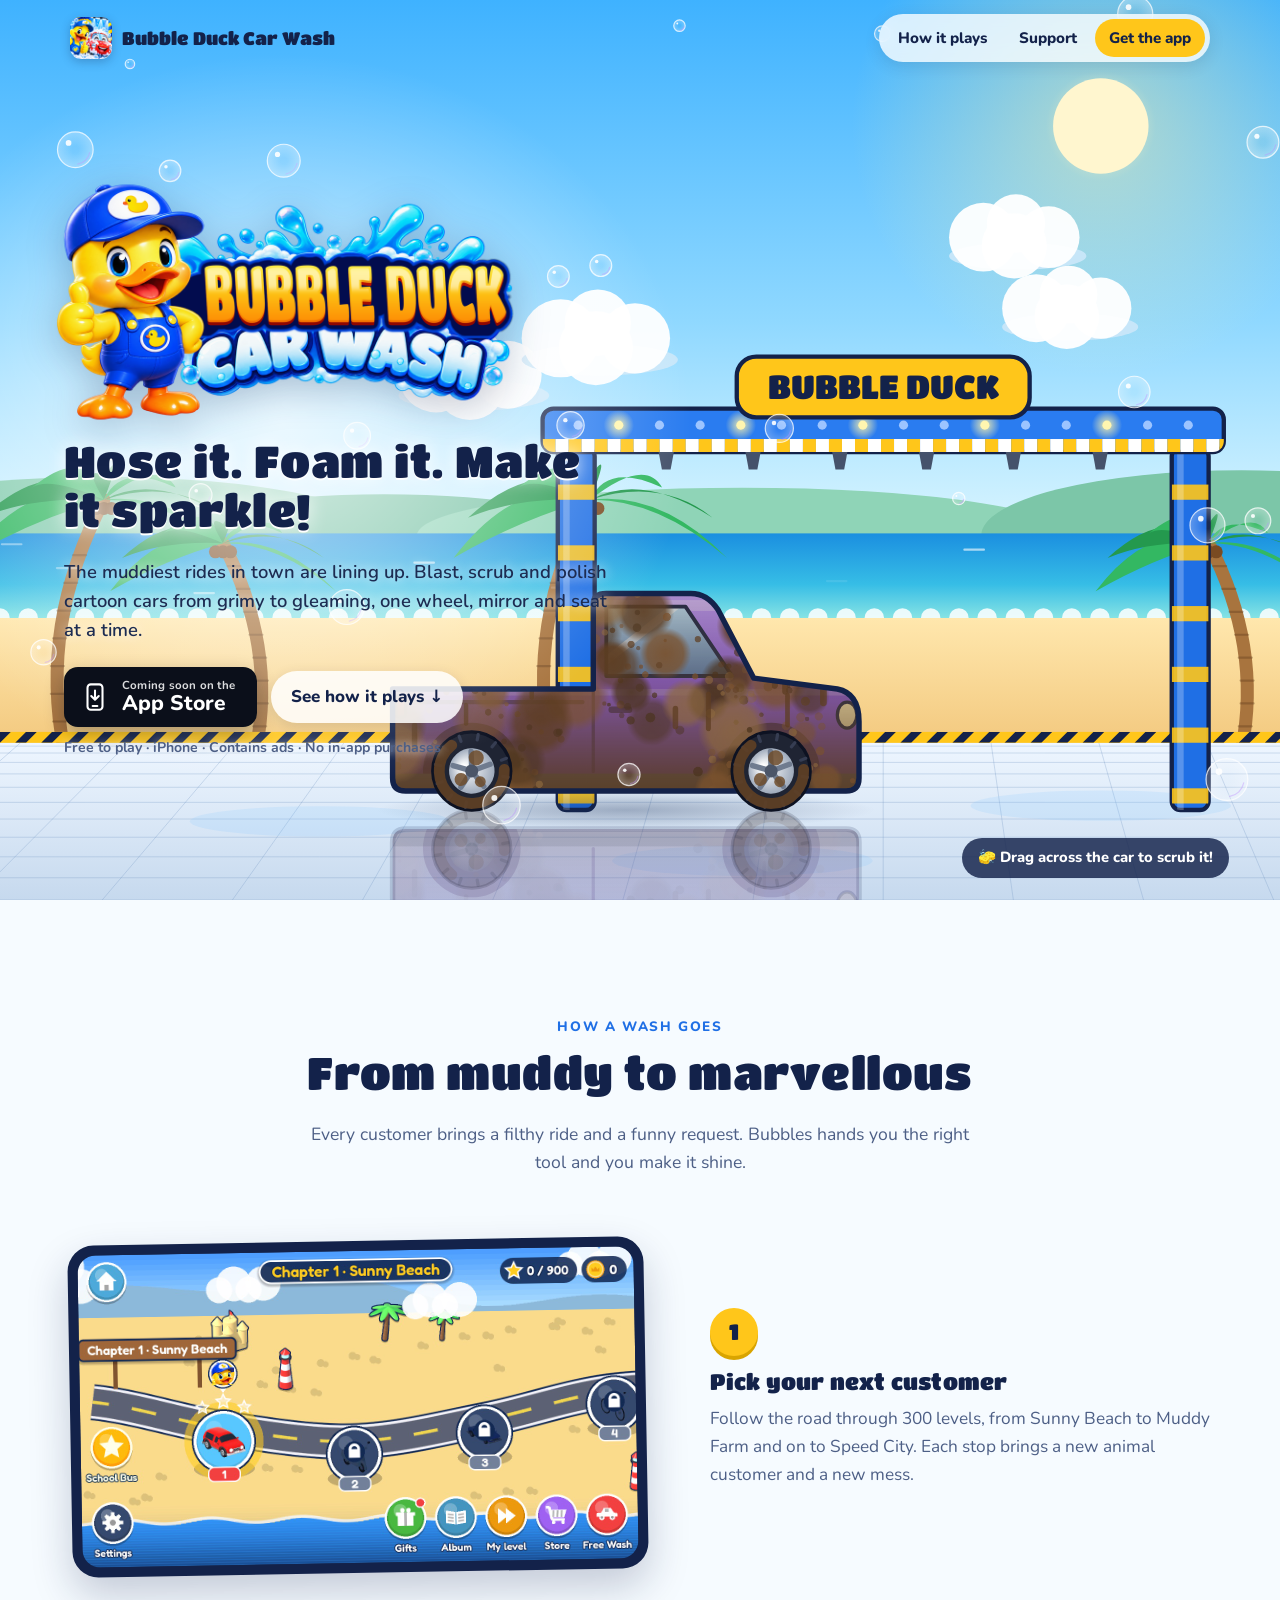
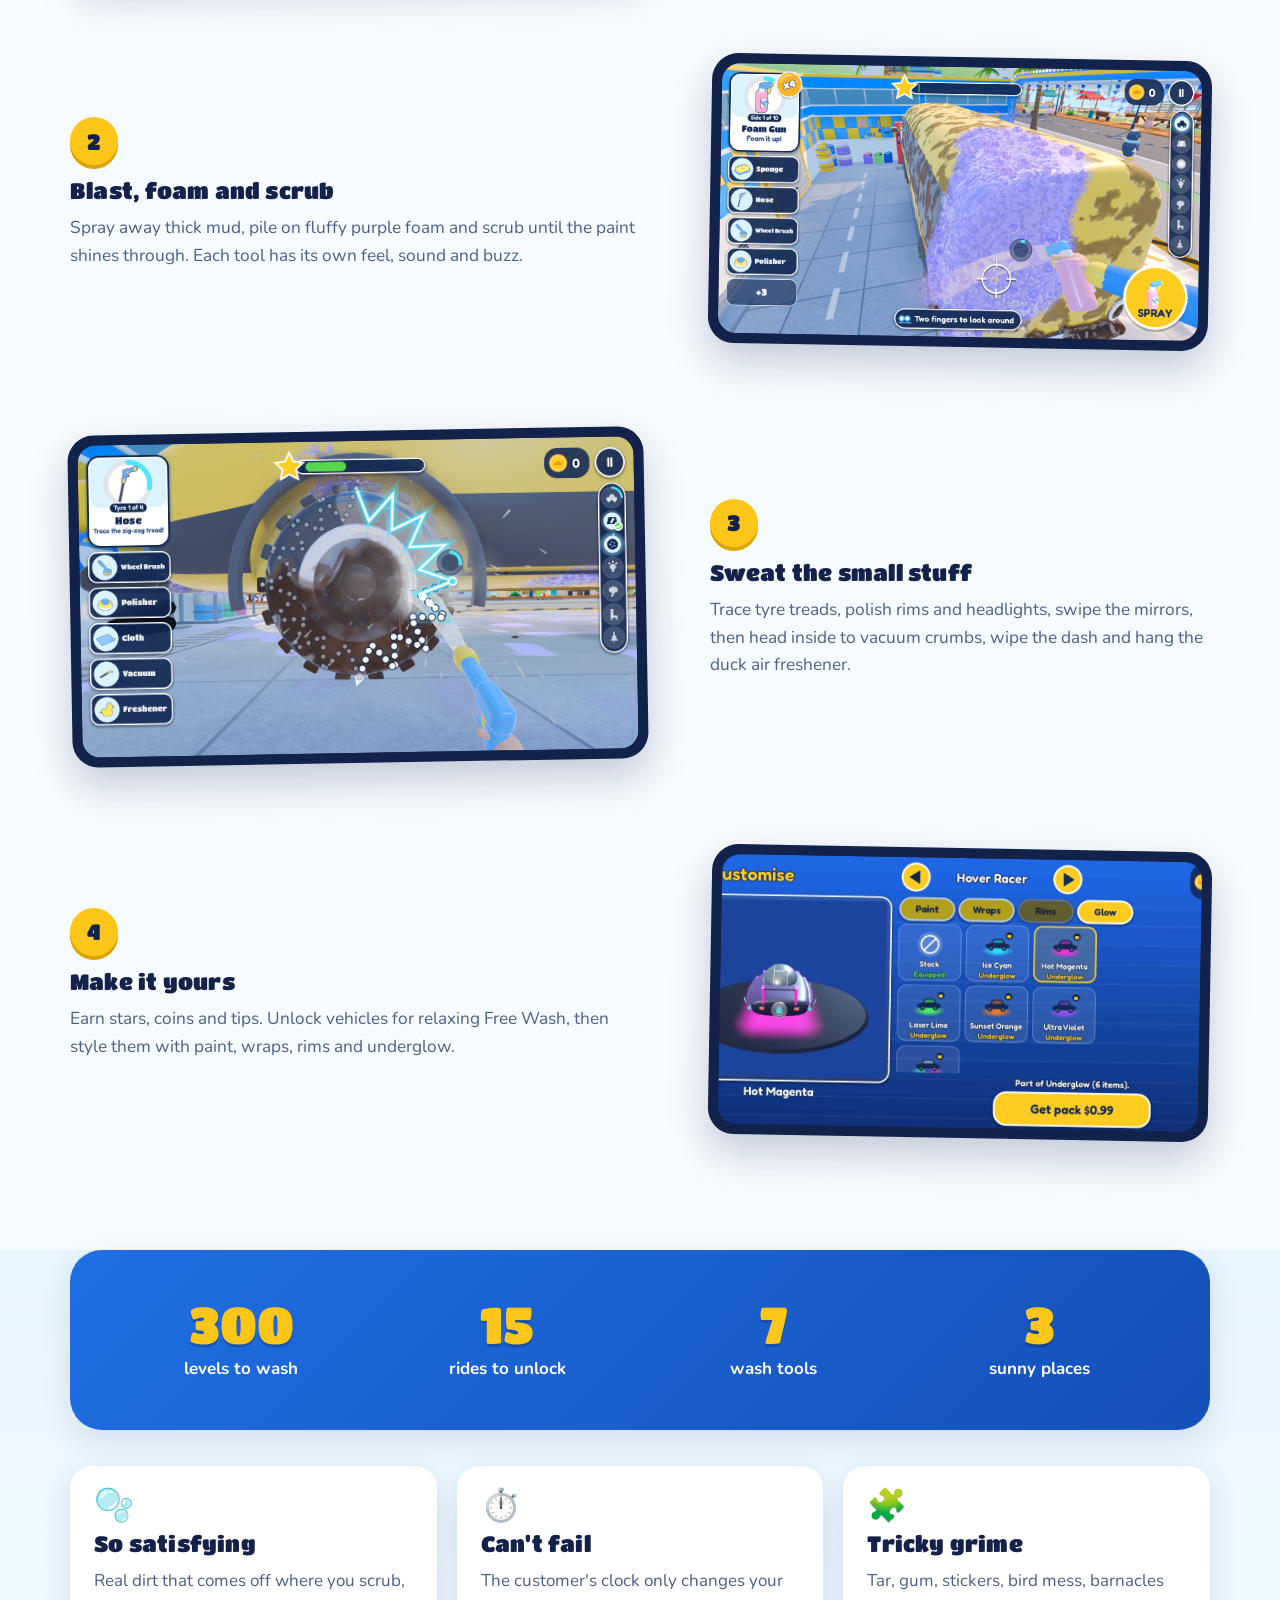
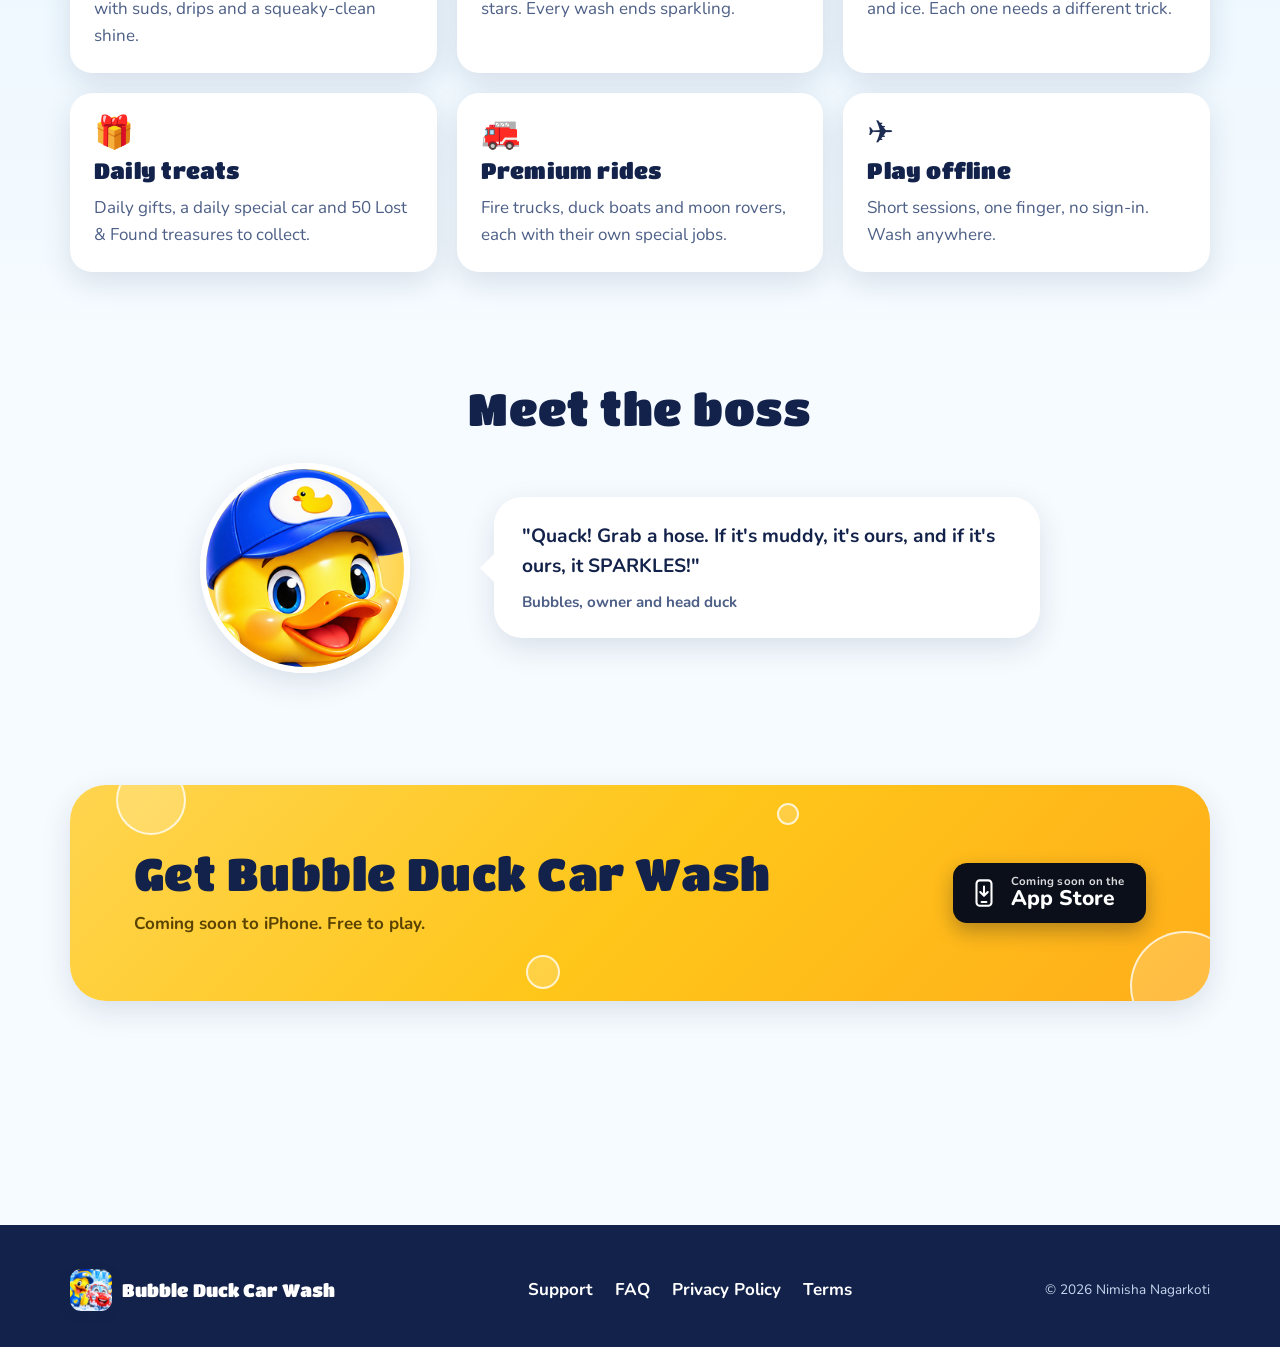
<file: index.html>
<!doctype html>
<html lang="en">
<head>
  <meta charset="utf-8">
  <meta name="viewport" content="width=device-width, initial-scale=1, viewport-fit=cover">
  <title>Bubble Duck Car Wash</title>
  <meta name="description" content="Hose, foam and scrub muddy cartoon cars until they sparkle. 300 levels, funny animal customers and a rubber-duck boss who loves a good shine. Coming soon to iPhone.">
  <meta name="theme-color" content="#3fb2ff">
  <meta property="og:type" content="website">
  <meta property="og:title" content="Bubble Duck Car Wash">
  <meta property="og:description" content="Hose, foam and scrub muddy cartoon cars until they sparkle. Coming soon to iPhone.">
  <meta property="og:image" content="/assets/img/shot-title.jpg">
  <meta name="twitter:card" content="summary_large_image">
  <!-- When the app is live, add: <meta name="apple-itunes-app" content="app-id=YOUR_APP_ID"> -->
  <link rel="icon" href="assets/img/favicon-64.png" type="image/png">
  <link rel="apple-touch-icon" href="assets/img/app-icon-180.png">
  <link rel="preconnect" href="https://fonts.googleapis.com">
  <link rel="preconnect" href="https://fonts.gstatic.com" crossorigin>
  <link href="https://fonts.googleapis.com/css2?family=Nunito:wght@600;700;800&family=Titan+One&display=swap" rel="stylesheet">
  <link rel="stylesheet" href="assets/css/site.css">
</head>
<body>
  <a class="skip" href="#main">Skip to content</a>

  <header class="site-header">
    <div class="wrap">
      <a class="brand" href="./"><img src="assets/img/app-icon-180.png" alt="" width="42" height="42"><span>Bubble Duck Car Wash</span></a>
      <nav class="nav" aria-label="Main">
        <a class="nav-hide-sm" href="#how">How it plays</a>
        <a href="support.html">Support</a>
        <a class="nav-cta" href="#get">Get the app</a>
      </nav>
    </div>
  </header>

  <main id="main">
    <!-- HERO: the <canvas> is an animated, interactive car wash (assets/js/wash.js) -->
    <section class="hero" aria-labelledby="hero-title">
      <canvas id="wash-scene" aria-hidden="true"></canvas>
      <div class="hero__content">
        <img class="hero__logo" src="assets/img/logo.png" width="960" height="540" alt="Bubble Duck Car Wash, with Bubbles the rubber duck giving a thumbs up">
        <h1 id="hero-title">Hose it. Foam it. Make it sparkle!</h1>
        <p class="hero__lead">The muddiest rides in town are lining up. Blast, scrub and polish cartoon cars from grimy to gleaming, one wheel, mirror and seat at a time.</p>
        <div class="cta-row">
          <!-- PLACEHOLDER: replace with Apple's official "Download on the App Store" badge
               and set href to https://apps.apple.com/app/idYOUR_APP_ID once the app is live. -->
          <a class="store-btn" href="#get" aria-label="Coming soon on the App Store">
            <svg viewBox="0 0 32 32" aria-hidden="true" fill="none" stroke="currentColor" stroke-width="2.2" stroke-linecap="round" stroke-linejoin="round"><rect x="8" y="2.5" width="16" height="27" rx="3.5"/><path d="M16 9v10m-4-4 4 4 4-4M13.5 25.5h5"/></svg>
            <span><small>Coming soon on the</small><strong>App Store</strong></span>
          </a>
          <a class="btn-ghost" href="#how">See how it plays ↓</a>
        </div>
        <p class="meta">Free to play · iPhone · Contains ads · No in-app purchases</p>
      </div>
      <div class="scrub-hint" aria-hidden="true">🧽 Drag across the car to scrub it!</div>
    </section>

    <section class="section" id="how" aria-labelledby="how-title">
      <div class="wrap">
        <div class="section-head">
          <span class="eyebrow">How a wash goes</span>
          <h2 id="how-title">From muddy to marvellous</h2>
          <p>Every customer brings a filthy ride and a funny request. Bubbles hands you the right tool and you make it shine.</p>
        </div>
        <div class="flow">
          <article class="step">
            <figure class="step__shot"><img src="assets/img/shot-map.jpg" width="1280" height="720" alt="The level map: a winding beach road with level 1 unlocked and Bubbles' pin" loading="lazy"></figure>
            <div>
              <div class="step__num">1</div>
              <h3>Pick your next customer</h3>
              <p>Follow the road through 300 levels, from Sunny Beach to Muddy Farm and on to Speed City. Each stop brings a new animal customer and a new mess.</p>
            </div>
          </article>
          <article class="step">
            <figure class="step__shot"><img src="assets/img/shot-foam.jpg" width="1280" height="720" alt="Spraying purple foam over a muddy school bus" loading="lazy"></figure>
            <div>
              <div class="step__num">2</div>
              <h3>Blast, foam and scrub</h3>
              <p>Spray away thick mud, pile on fluffy purple foam and scrub until the paint shines through. Each tool has its own feel, sound and buzz.</p>
            </div>
          </article>
          <article class="step">
            <figure class="step__shot"><img src="assets/img/shot-wheel.jpg" width="1280" height="720" alt="Tracing a zig-zag tyre tread with the hose in a close-up" loading="lazy"></figure>
            <div>
              <div class="step__num">3</div>
              <h3>Sweat the small stuff</h3>
              <p>Trace tyre treads, polish rims and headlights, swipe the mirrors, then head inside to vacuum crumbs, wipe the dash and hang the duck air freshener.</p>
            </div>
          </article>
          <article class="step">
            <figure class="step__shot"><img src="assets/img/shot-style.jpg" width="1280" height="720" alt="The customise screen with a hover racer glowing hot magenta" loading="lazy"></figure>
            <div>
              <div class="step__num">4</div>
              <h3>Make it yours</h3>
              <p>Earn stars, coins and tips. Unlock vehicles for relaxing Free Wash, then style them with paint, wraps, rims and underglow.</p>
            </div>
          </article>
        </div>
      </div>
    </section>

    <section class="section section--tint" aria-label="At a glance">
      <div class="wrap">
        <div class="stats">
          <div class="stat"><b>300</b><span>levels to wash</span></div>
          <div class="stat"><b>15</b><span>rides to unlock</span></div>
          <div class="stat"><b>7</b><span>wash tools</span></div>
          <div class="stat"><b>3</b><span>sunny places</span></div>
        </div>
        <div class="features">
          <div class="feature"><div class="ico">🫧</div><h3>So satisfying</h3><p>Real dirt that comes off where you scrub, with suds, drips and a squeaky-clean shine.</p></div>
          <div class="feature"><div class="ico">⏱️</div><h3>Can't fail</h3><p>The customer's clock only changes your stars. Every wash ends sparkling.</p></div>
          <div class="feature"><div class="ico">🧩</div><h3>Tricky grime</h3><p>Tar, gum, stickers, bird mess, barnacles and ice. Each one needs a different trick.</p></div>
          <div class="feature"><div class="ico">🎁</div><h3>Daily treats</h3><p>Daily gifts, a daily special car and 50 Lost &amp; Found treasures to collect.</p></div>
          <div class="feature"><div class="ico">🚒</div><h3>Premium rides</h3><p>Fire trucks, duck boats and moon rovers, each with their own special jobs.</p></div>
          <div class="feature"><div class="ico">✈️</div><h3>Play offline</h3><p>Short sessions, one finger, no sign-in. Wash anywhere.</p></div>
        </div>
      </div>
    </section>

    <section class="section" aria-labelledby="splashy-title">
      <div class="wrap">
        <h2 id="splashy-title" class="section-head" style="margin-bottom:28px">Meet the boss</h2>
        <div class="splashy">
          <img src="assets/img/splashy.png" width="256" height="256" alt="Bubbles, a yellow rubber duck in a blue cap and overalls" loading="lazy">
          <blockquote class="bubble">"Quack! Grab a hose. If it's muddy, it's ours, and if it's ours, it SPARKLES!"<cite>Bubbles, owner and head duck</cite></blockquote>
        </div>
      </div>
    </section>

    <section class="section" id="get" aria-labelledby="get-title">
      <div class="wrap">
        <div class="cta-band">
          <div class="bubbles" aria-hidden="true">
            <i style="width:70px;height:70px;left:4%;top:-20px"></i><i style="width:34px;height:34px;left:40%;bottom:12px"></i><i style="width:110px;height:110px;right:-30px;bottom:-40px"></i><i style="width:22px;height:22px;left:62%;top:18px"></i>
          </div>
          <div>
            <h2 id="get-title">Get Bubble Duck Car Wash</h2>
            <p>Coming soon to iPhone. Free to play.</p>
          </div>
          <!-- PLACEHOLDER: same official badge + App Store link as the hero. -->
          <a class="store-btn" href="#get" aria-label="Coming soon on the App Store">
            <svg viewBox="0 0 32 32" aria-hidden="true" fill="none" stroke="currentColor" stroke-width="2.2" stroke-linecap="round" stroke-linejoin="round"><rect x="8" y="2.5" width="16" height="27" rx="3.5"/><path d="M16 9v10m-4-4 4 4 4-4M13.5 25.5h5"/></svg>
            <span><small>Coming soon on the</small><strong>App Store</strong></span>
          </a>
        </div>
      </div>
    </section>
  </main>

  <footer class="site-footer">
    <div class="wrap">
      <div class="brand" style="color:#fff"><img src="assets/img/app-icon-180.png" alt="" width="42" height="42"><span>Bubble Duck Car Wash</span></div>
      <nav class="footer-links" aria-label="Footer">
        <a href="support.html">Support</a>
        <a href="support.html#faq">FAQ</a>
        <a href="support.html#privacy">Privacy Policy</a>
        <a href="support.html#terms">Terms</a>
      </nav>
      <small>© 2026 Nimisha Nagarkoti</small>
    </div>
  </footer>

  <script src="assets/js/wash.js" defer></script>
</body>
</html>
</file>
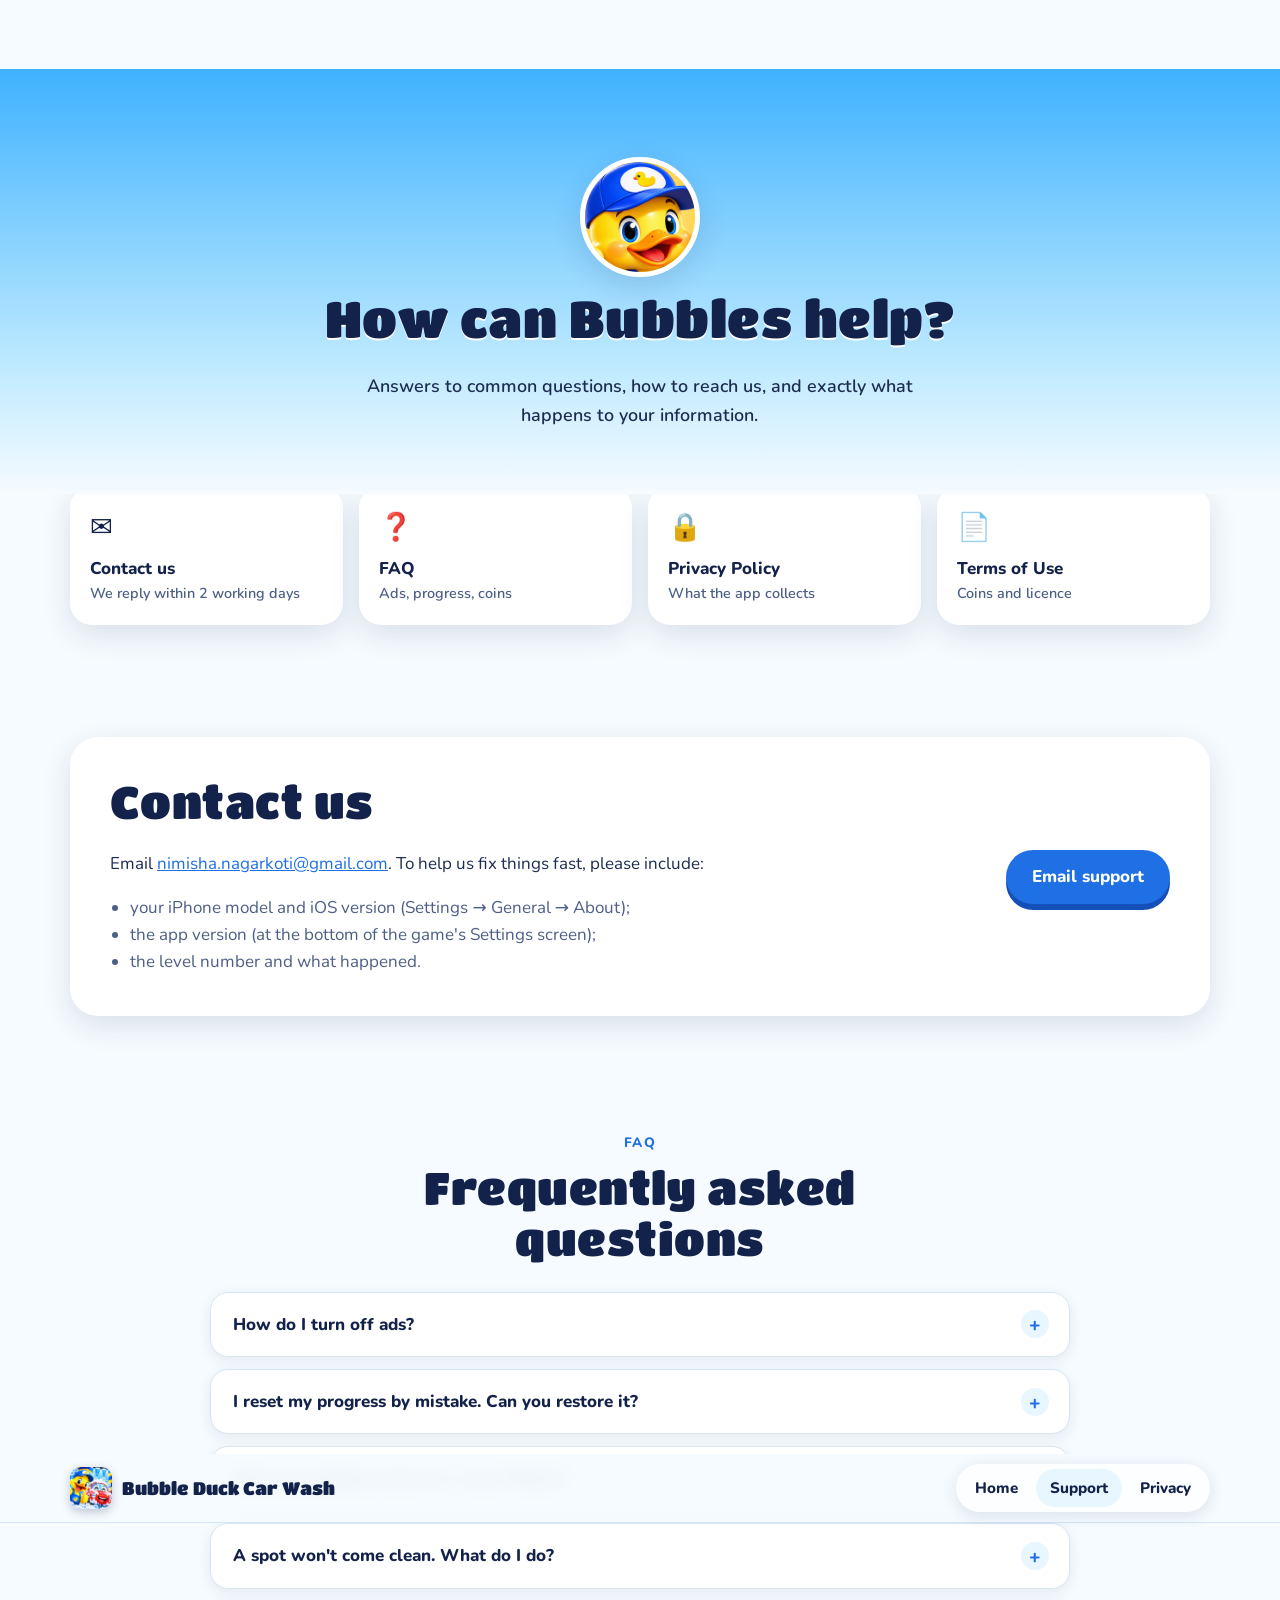
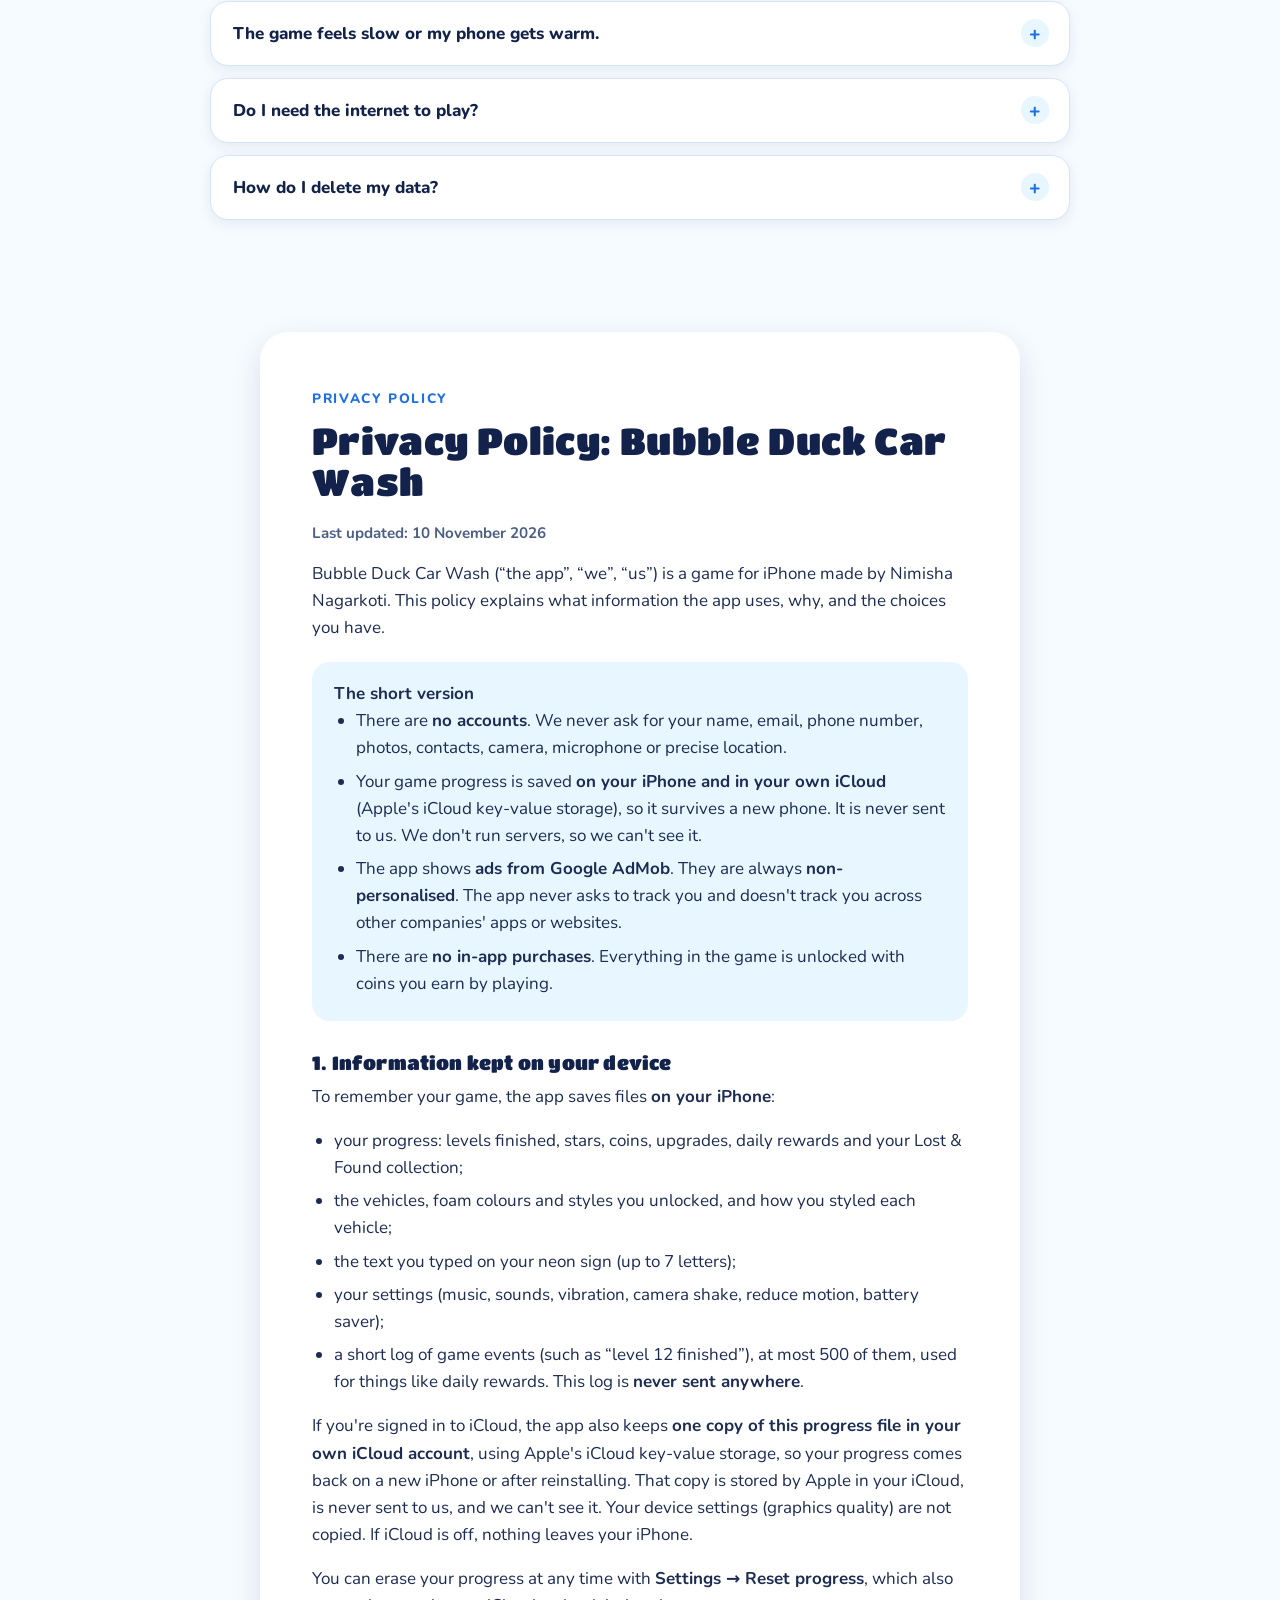
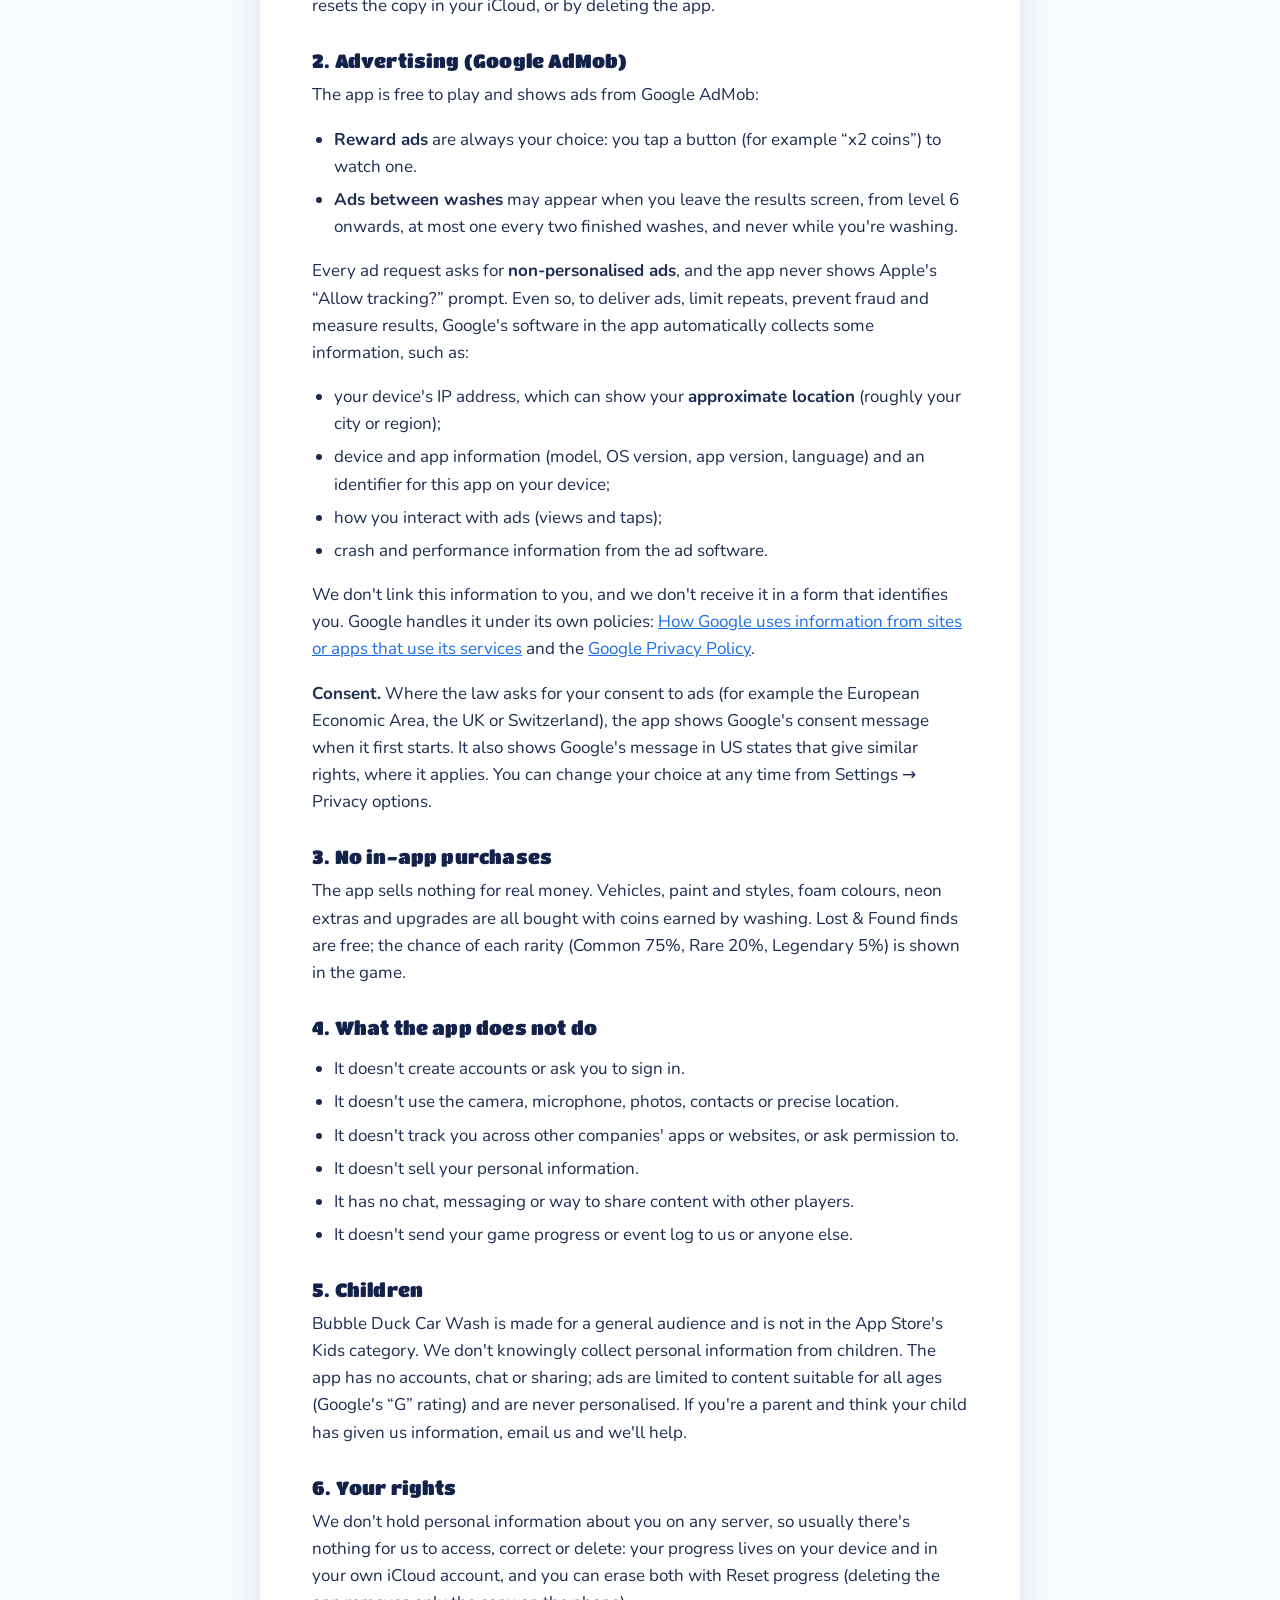
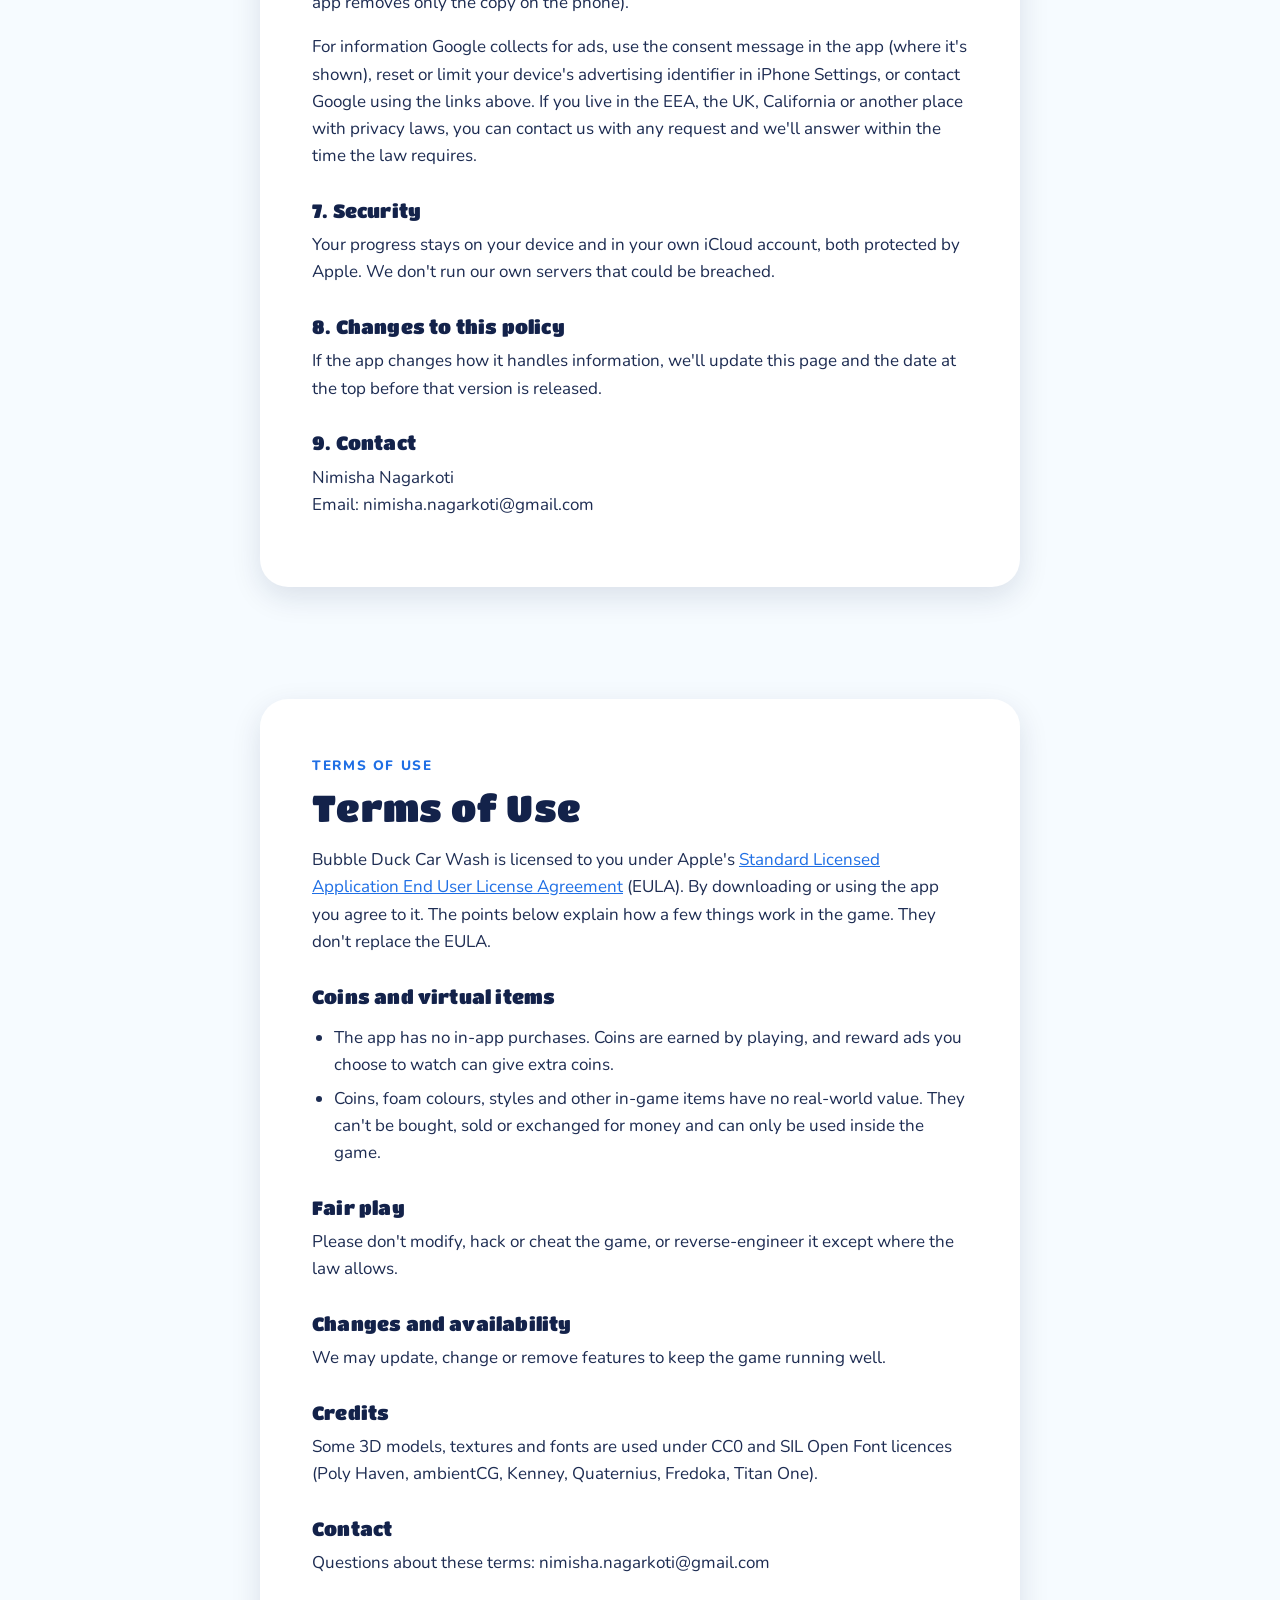
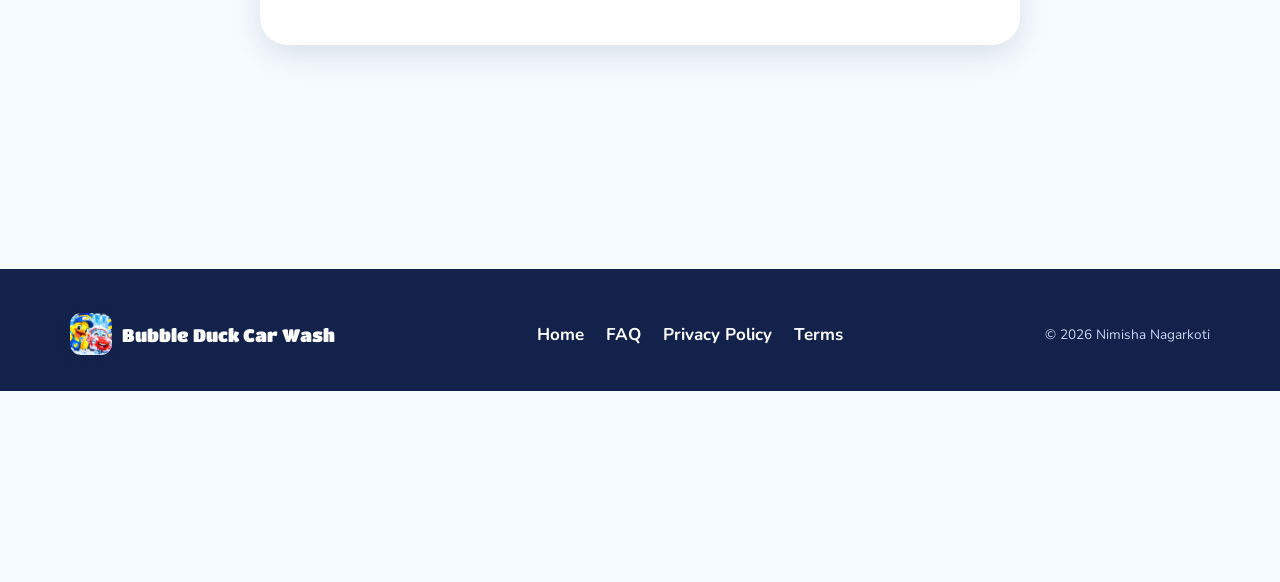
<file: privacy/index.html>
<!doctype html>
<html lang="en"><head><meta charset="utf-8"><title>Bubble Duck Car Wash: privacy</title>
<meta http-equiv="refresh" content="0; url=../support.html#privacy">
<link rel="canonical" href="../support.html#privacy"></head>
<body><p><a href="../support.html#privacy">Open the privacy page</a></p></body></html>
</file>
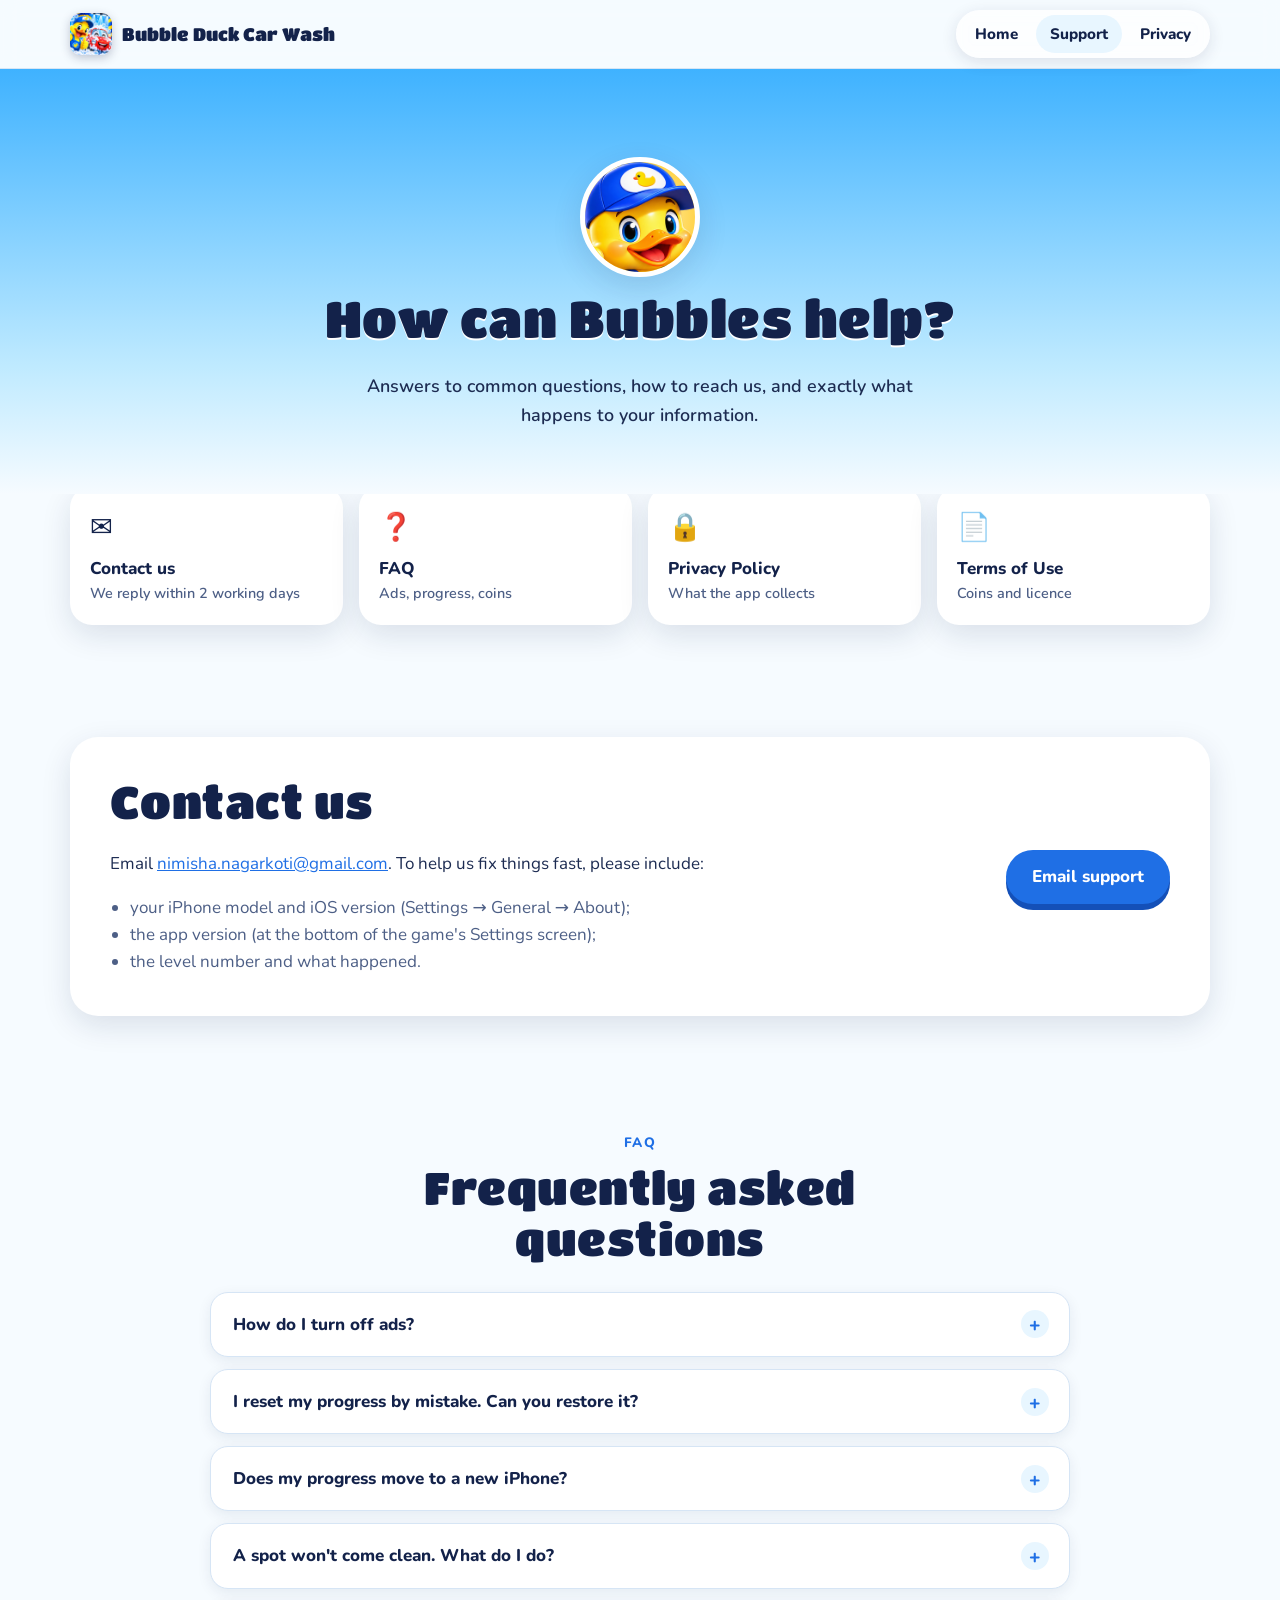
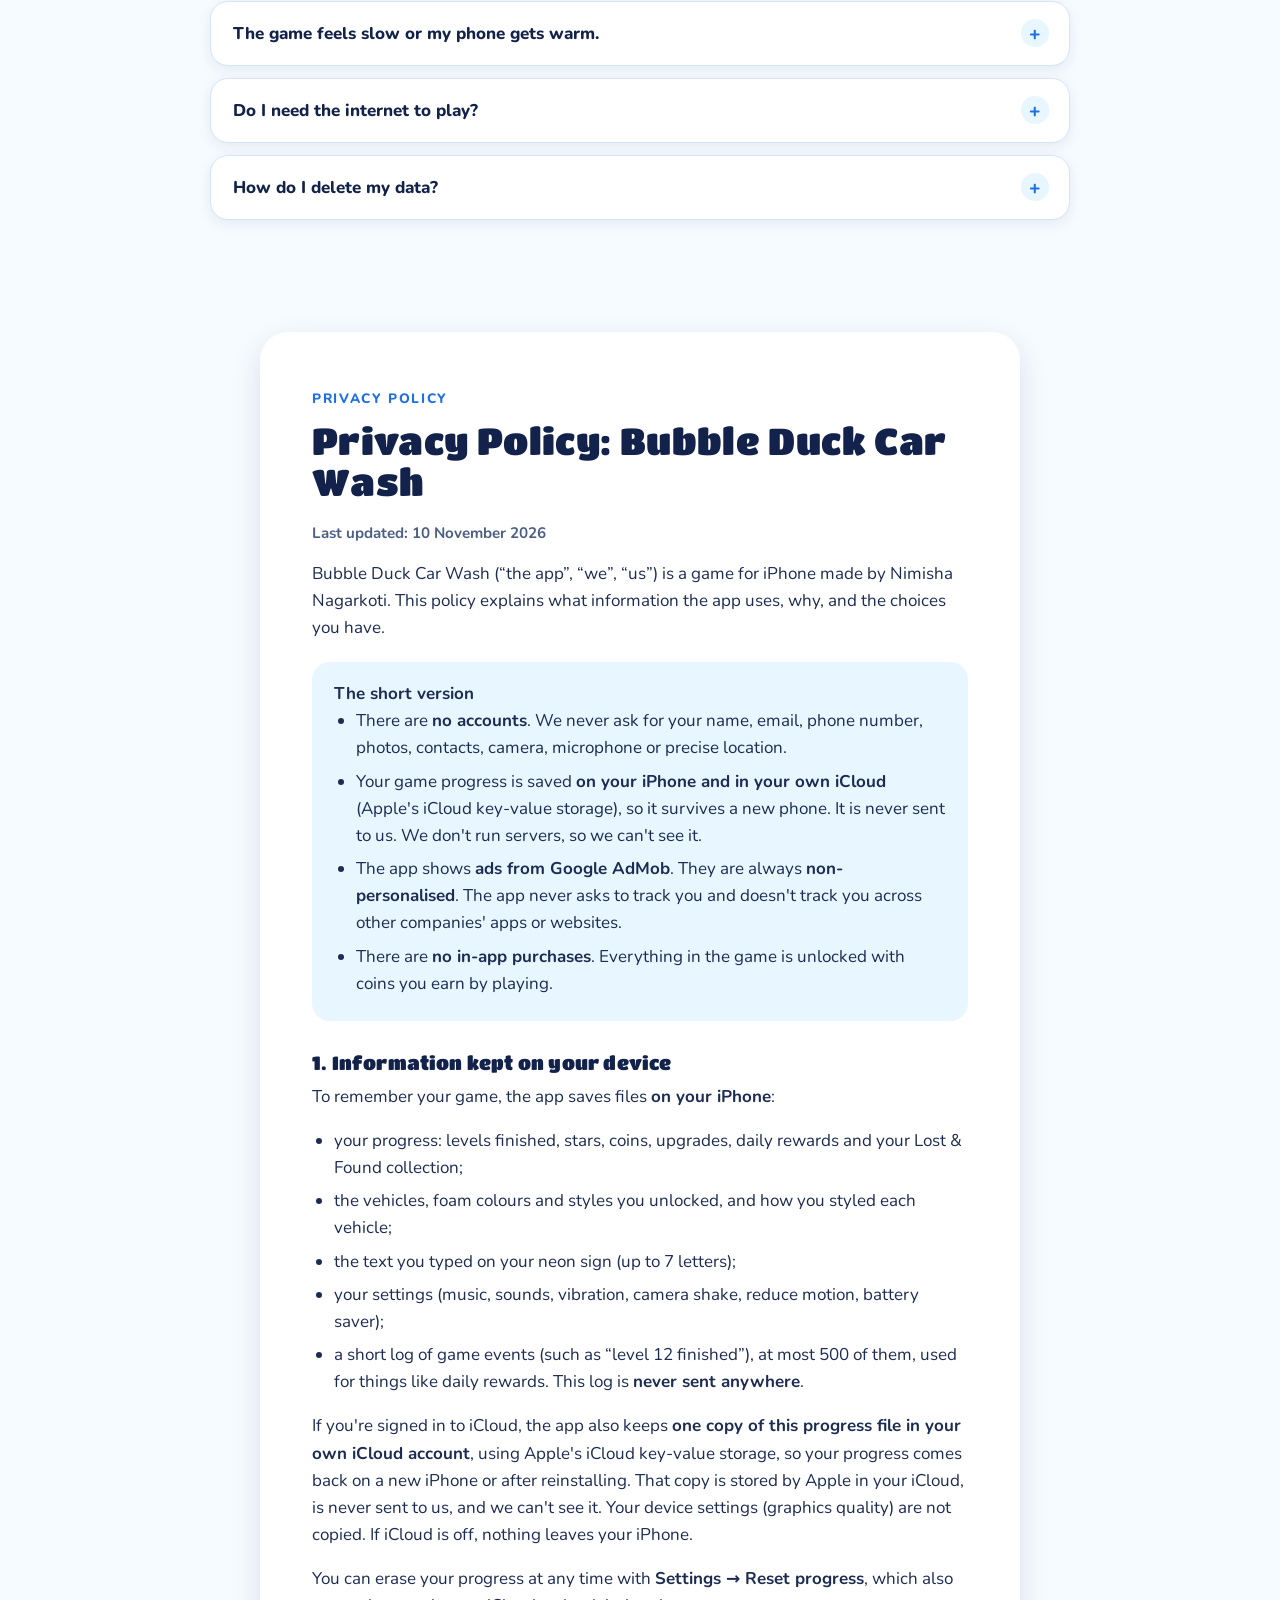
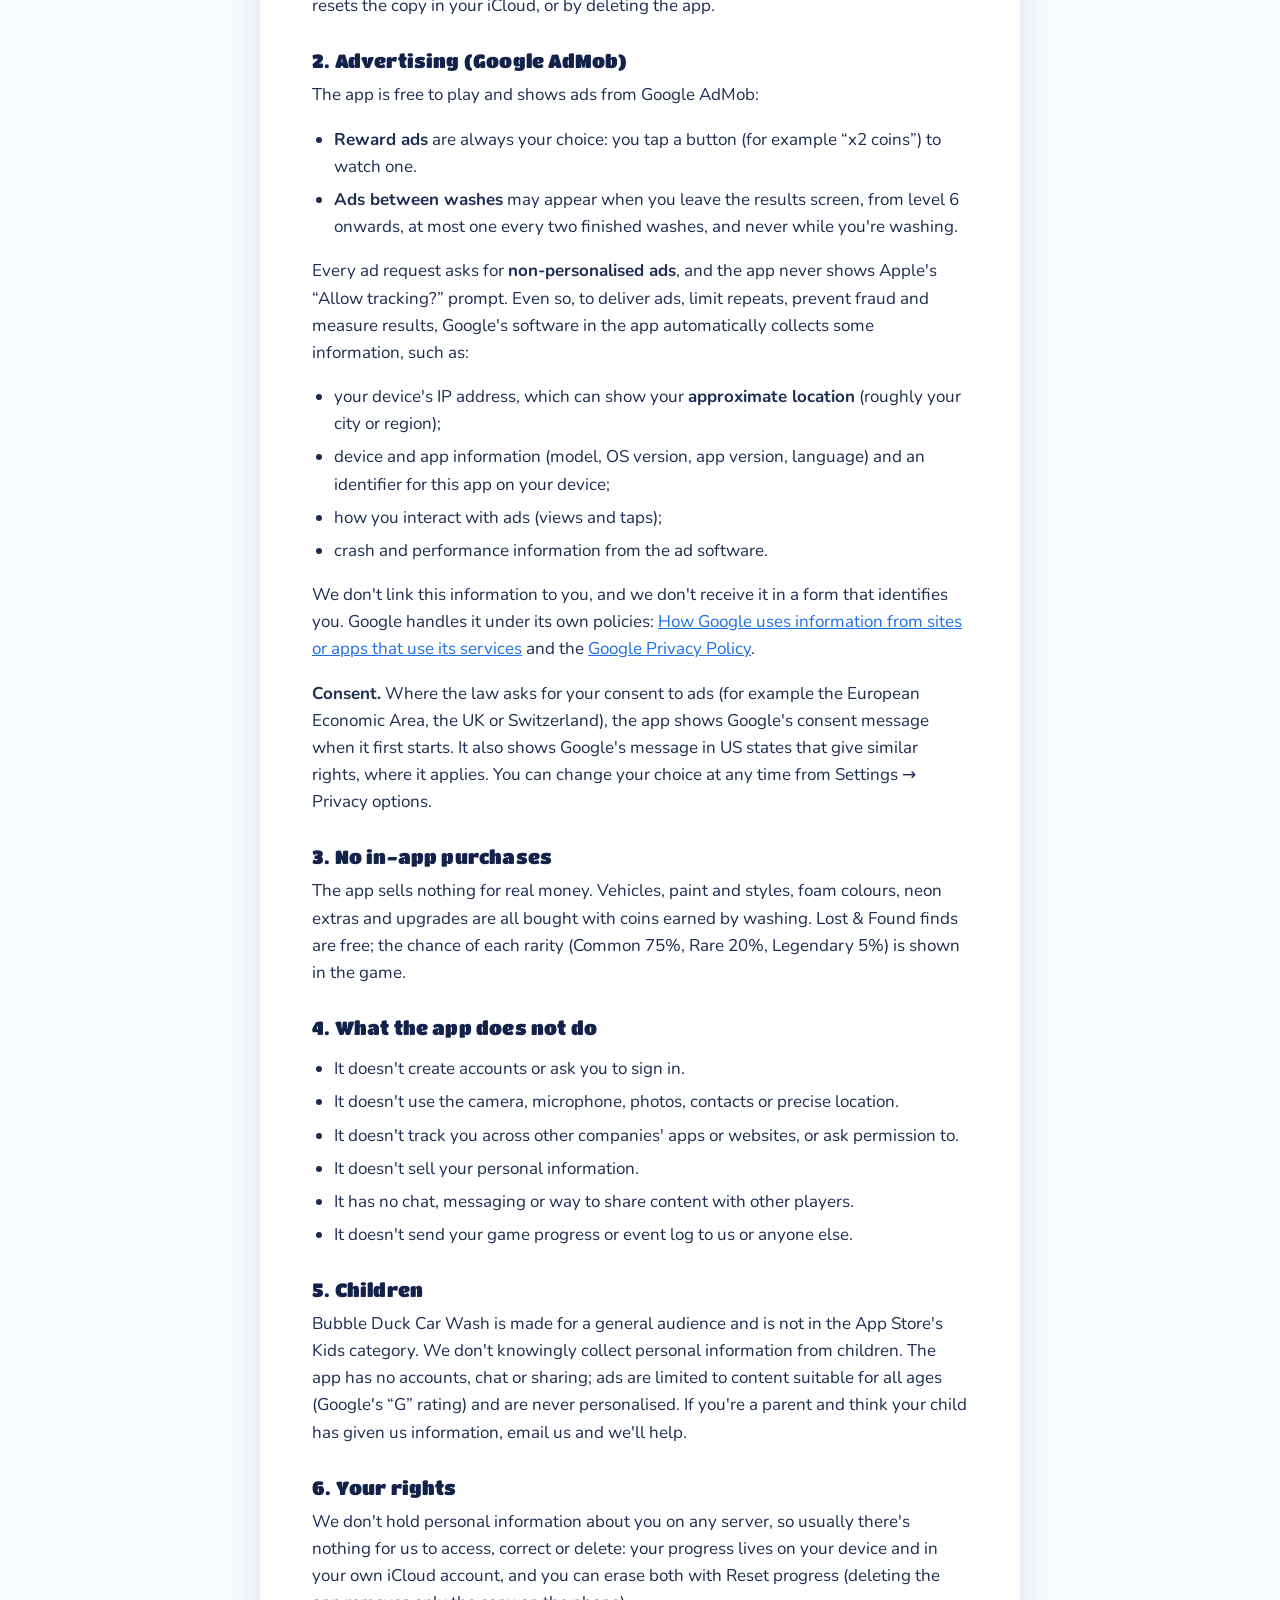
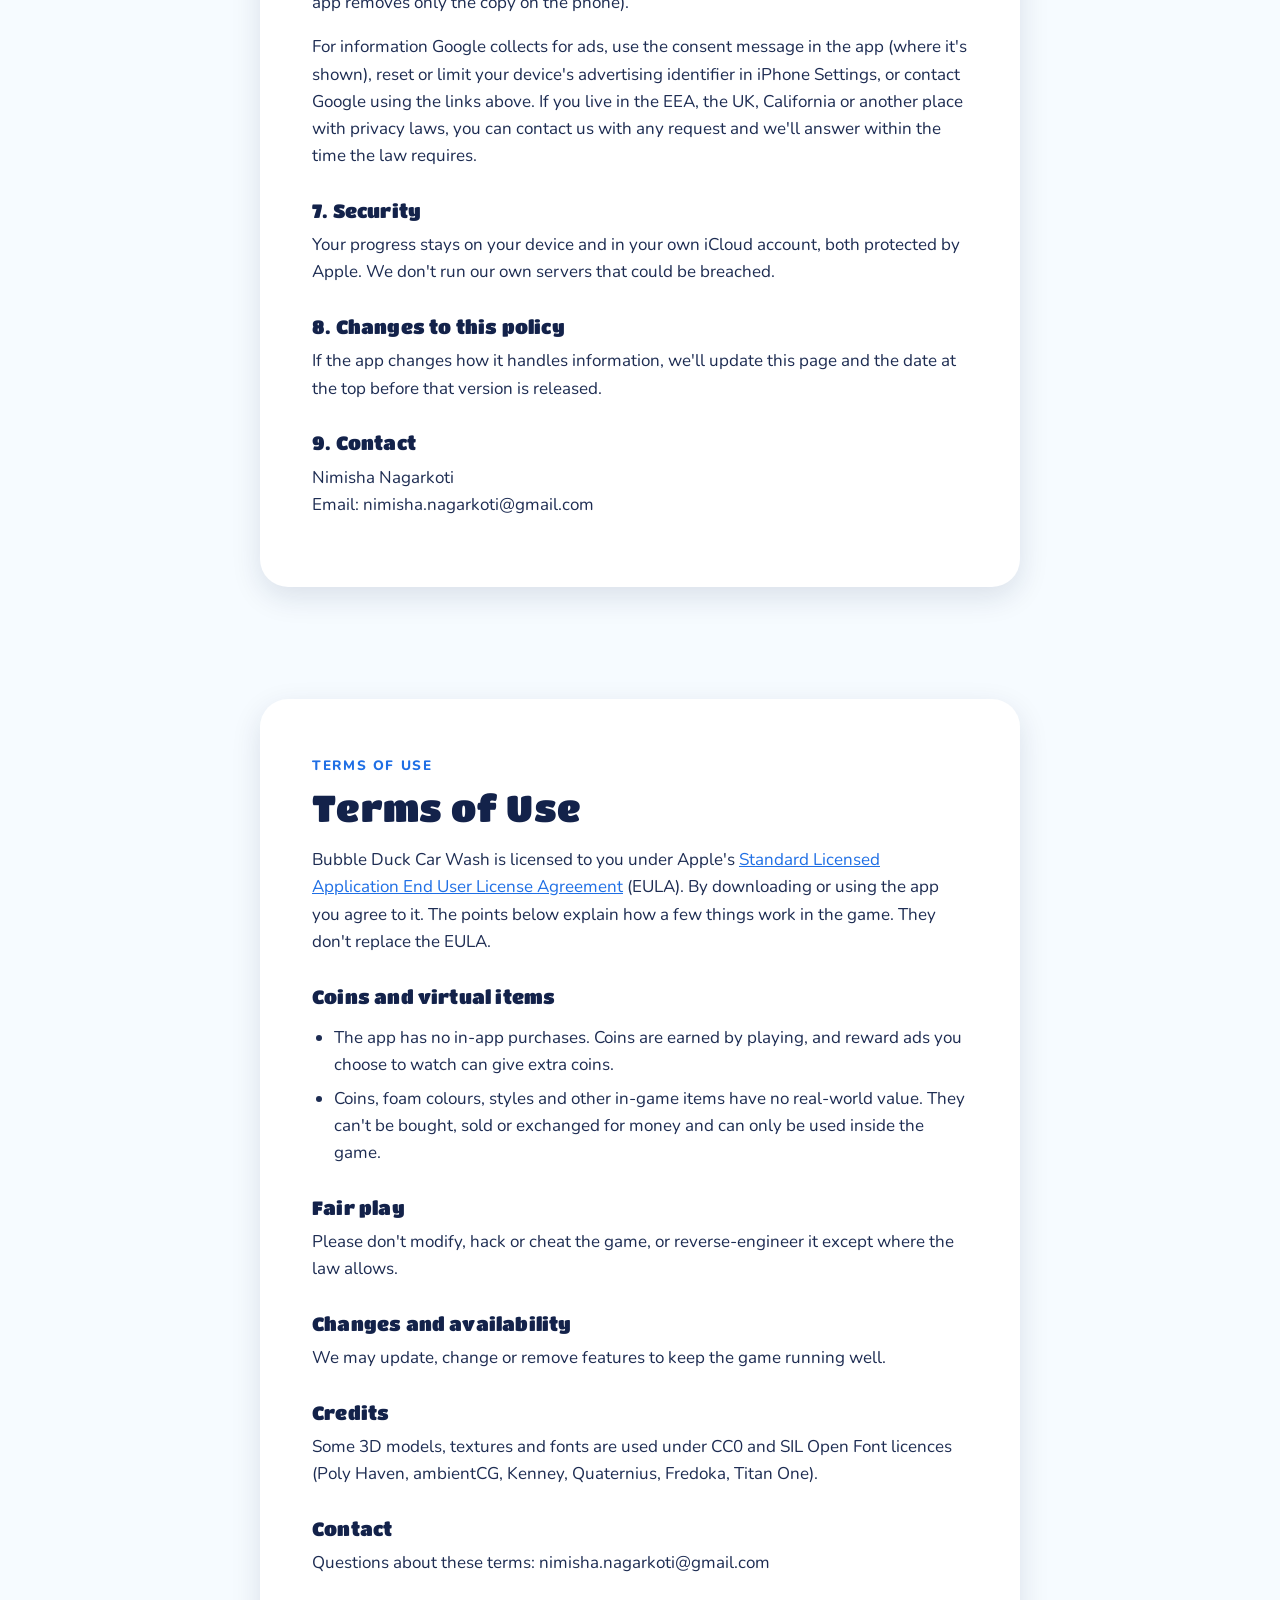
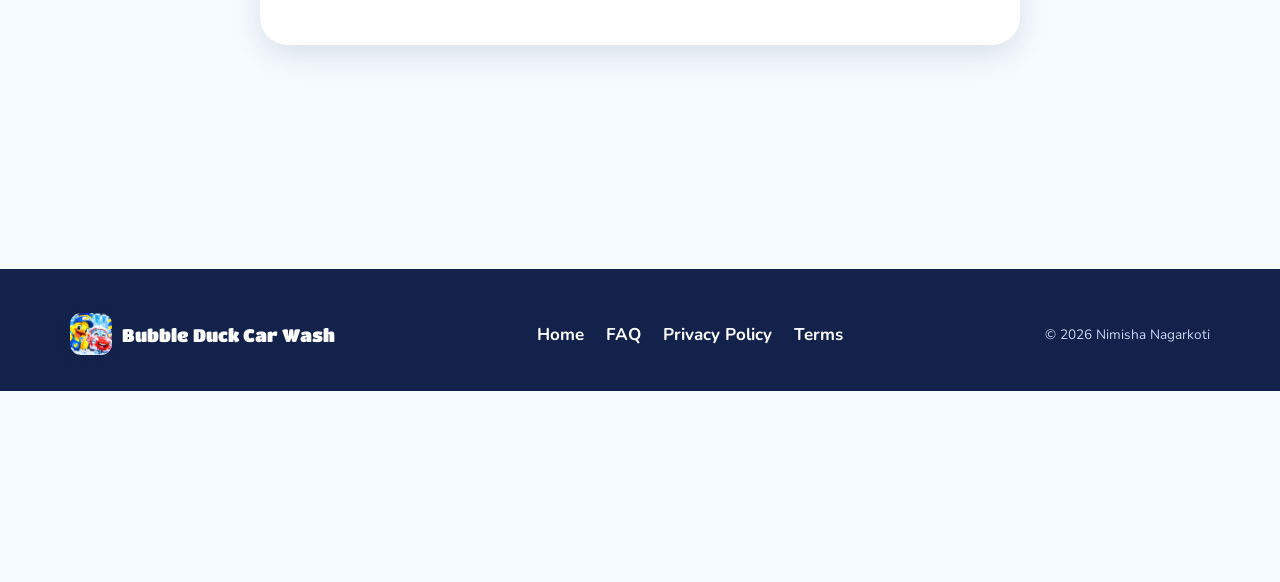
<file: terms/index.html>
<!doctype html>
<html lang="en"><head><meta charset="utf-8"><title>Bubble Duck Car Wash: terms</title>
<meta http-equiv="refresh" content="0; url=../support.html#terms">
<link rel="canonical" href="../support.html#terms"></head>
<body><p><a href="../support.html#terms">Open the terms page</a></p></body></html>
</file>
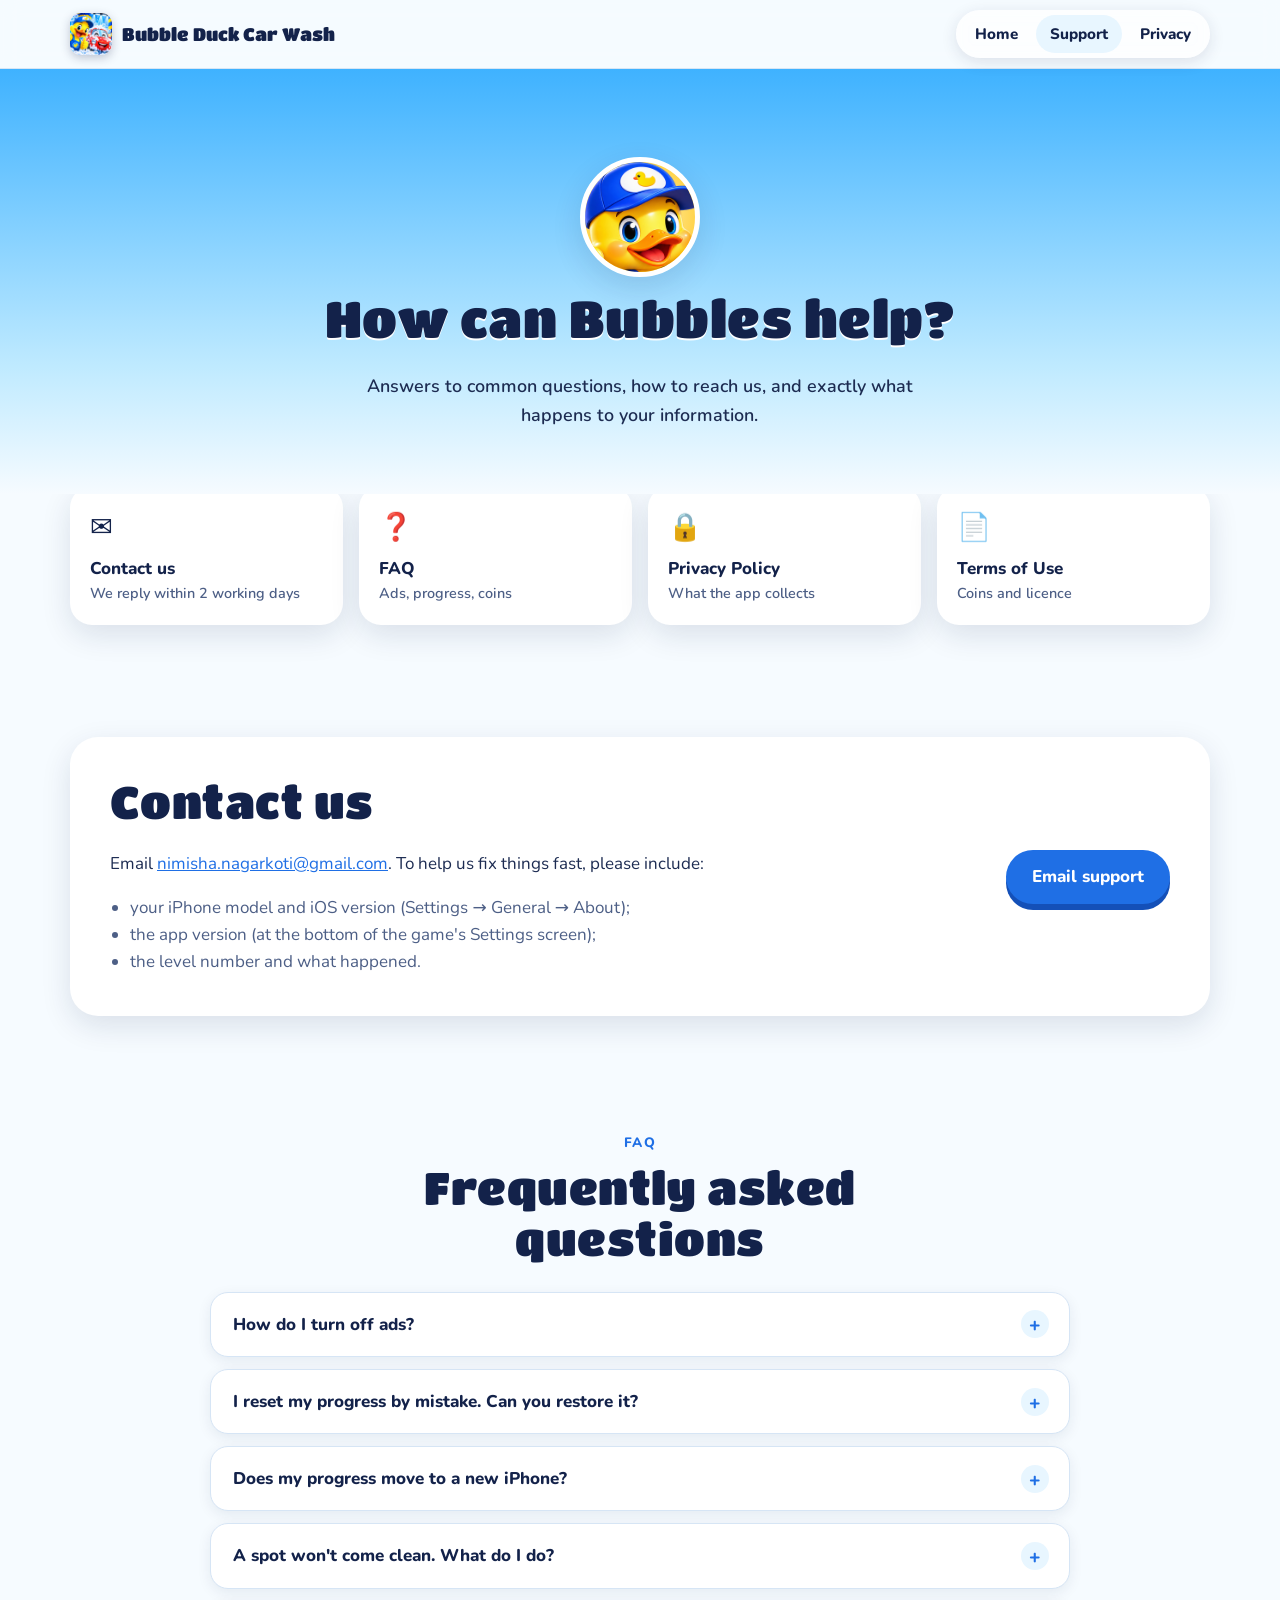
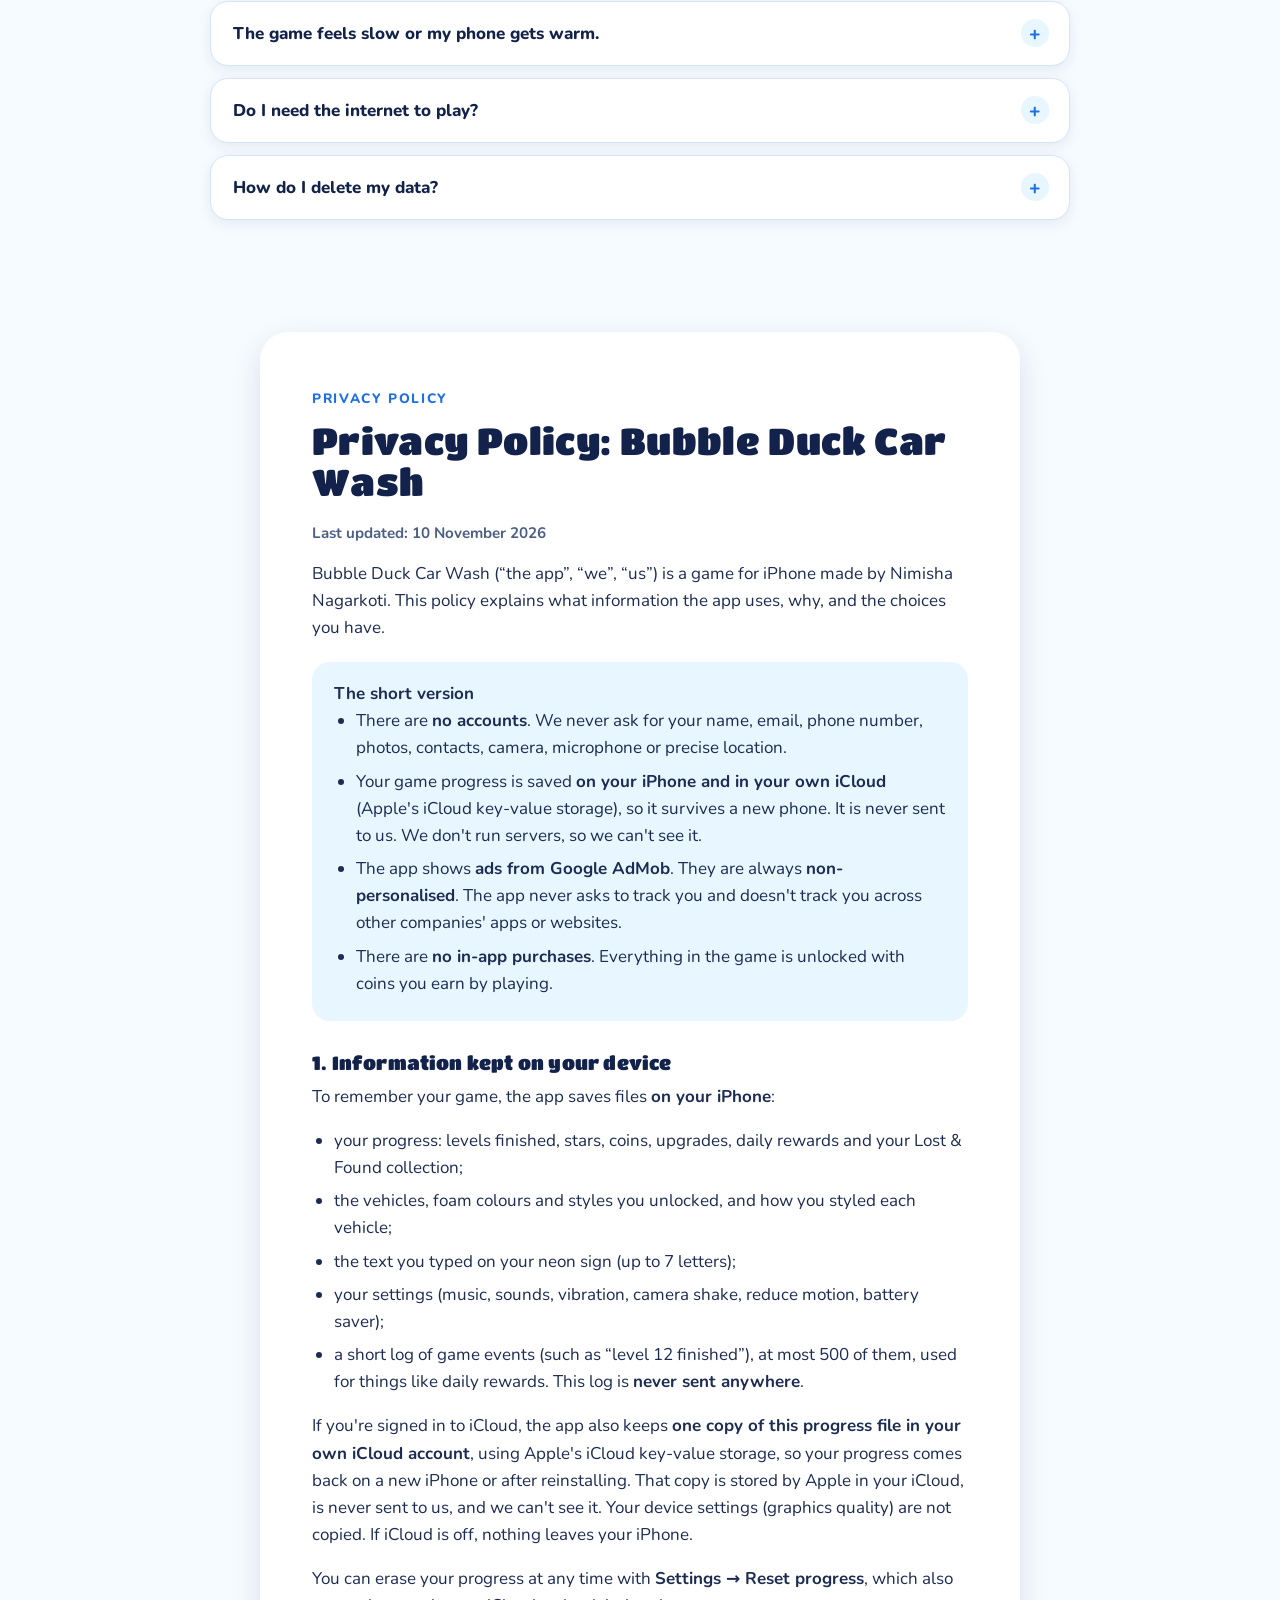
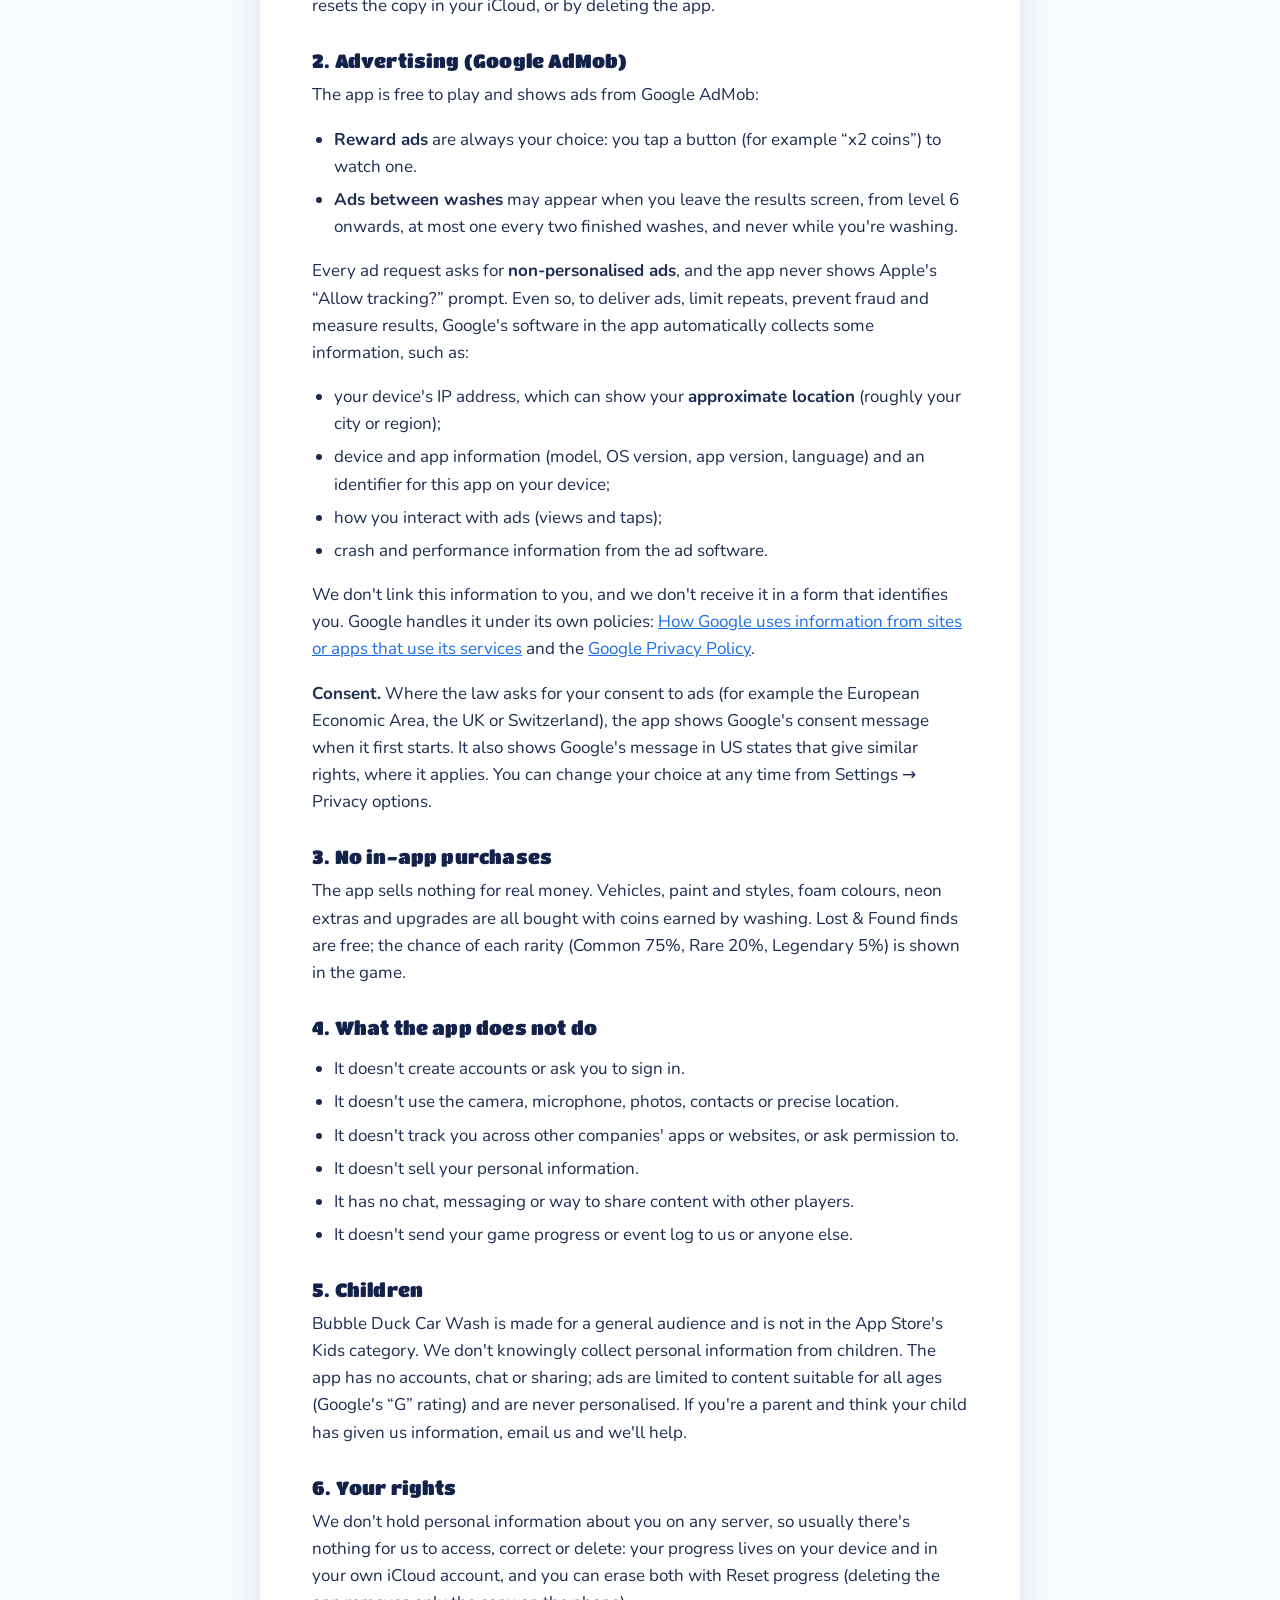
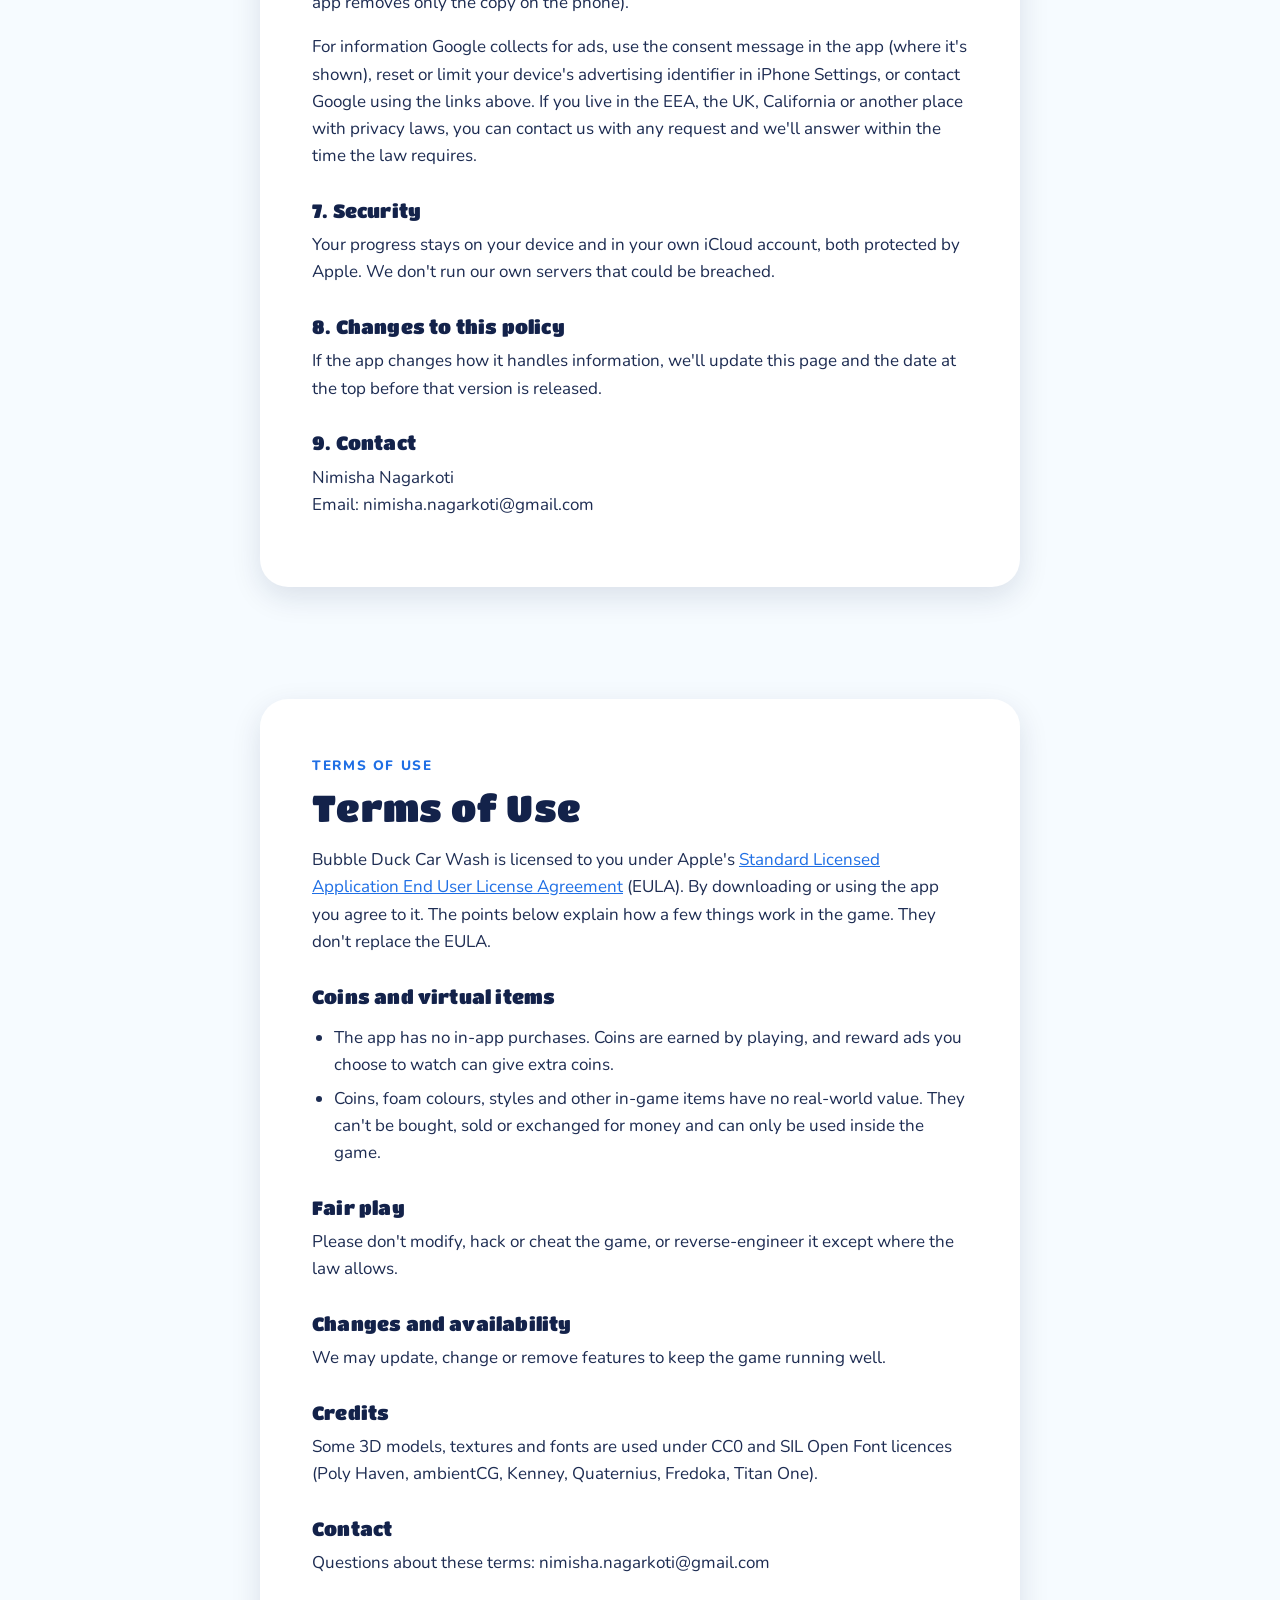
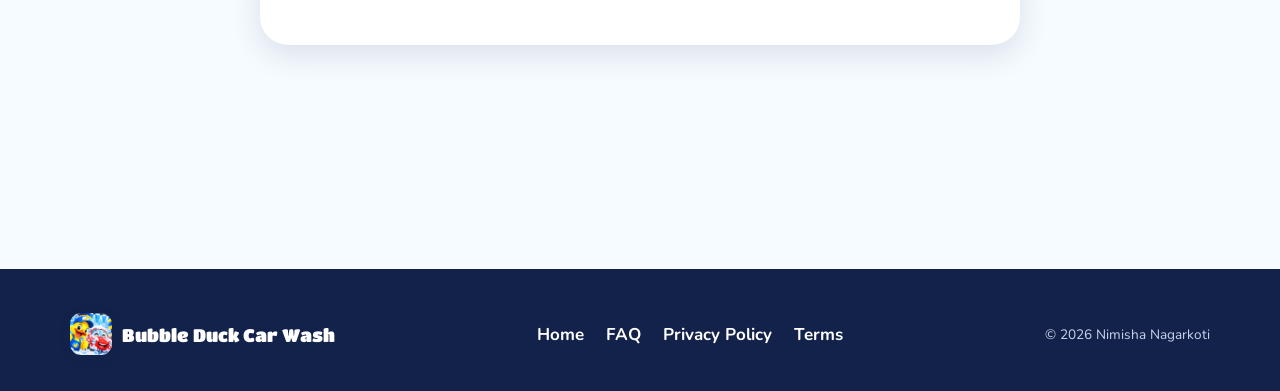
<file: support.html>
<!doctype html>
<html lang="en">
<head>
  <meta charset="utf-8">
  <meta name="viewport" content="width=device-width, initial-scale=1, viewport-fit=cover">
  <title>Bubble Duck Support</title>
  <meta name="description" content="Help, FAQ, privacy policy and terms for Bubble Duck Car Wash on iPhone.">
  <meta name="theme-color" content="#3fb2ff">
  <link rel="icon" href="assets/img/favicon-64.png" type="image/png">
  <link rel="apple-touch-icon" href="assets/img/app-icon-180.png">
  <link rel="preconnect" href="https://fonts.googleapis.com">
  <link rel="preconnect" href="https://fonts.gstatic.com" crossorigin>
  <link href="https://fonts.googleapis.com/css2?family=Nunito:wght@600;700;800&family=Titan+One&display=swap" rel="stylesheet">
  <link rel="stylesheet" href="assets/css/site.css">
</head>
<body>
  <a class="skip" href="#main">Skip to content</a>

  <header class="site-header site-header--solid">
    <div class="wrap">
      <a class="brand" href="./"><img src="assets/img/app-icon-180.png" alt="" width="42" height="42"><span>Bubble Duck Car Wash</span></a>
      <nav class="nav" aria-label="Main">
        <a href="./">Home</a>
        <a href="support.html" aria-current="page">Support</a>
        <a href="#privacy">Privacy</a>
      </nav>
    </div>
  </header>

  <main id="main">
    <section class="page-hero">
      <div class="wrap">
        <img src="assets/img/splashy.png" width="256" height="256" alt="Bubbles the rubber duck">
        <h1>How can Bubbles help?</h1>
        <p>Answers to common questions, how to reach us, and exactly what happens to your information.</p>
      </div>
    </section>

    <section class="section" style="padding-top:0">
      <div class="wrap">
        <nav class="quick" aria-label="On this page">
          <a href="#contact"><span class="qi">✉️</span>Contact us<small>We reply within 2 working days</small></a>
          <a href="#faq"><span class="qi">❓</span>FAQ<small>Ads, progress, coins</small></a>
          <a href="#privacy"><span class="qi">🔒</span>Privacy Policy<small>What the app collects</small></a>
          <a href="#terms"><span class="qi">📄</span>Terms of Use<small>Coins and licence</small></a>
        </nav>
      </div>
    </section>

    <!-- ============================================================ CONTACT -->
    <section class="section" id="contact" aria-labelledby="contact-title">
      <div class="wrap">
        <div class="contact-card">
          <div>
            <h2 id="contact-title">Contact us</h2>
            <p>Email <a href="mailto:nimisha.nagarkoti@gmail.com">nimisha.nagarkoti@gmail.com</a>. To help us fix things fast, please include:</p>
            <ul>
              <li>your iPhone model and iOS version (Settings → General → About);</li>
              <li>the app version (at the bottom of the game's Settings screen);</li>
              <li>the level number and what happened.</li>
            </ul>
          </div>
          <a class="btn-mail" href="mailto:nimisha.nagarkoti@gmail.com?subject=Bubble%20Duck%20Car%20Wash%20support">Email support</a>
        </div>
      </div>
    </section>

    <!-- ============================================================ FAQ -->
    <section class="section" id="faq" aria-labelledby="faq-title">
      <div class="wrap" style="max-width:860px">
        <div class="section-head" style="margin-bottom:28px">
          <span class="eyebrow">FAQ</span>
          <h2 id="faq-title">Frequently asked questions</h2>
        </div>
        <div class="faq">
          <details>
            <summary>How do I turn off ads?</summary>
            <div class="answer">
              <p>Reward ads (like “x2 coins”) only play when you tap to watch one. Ads between washes start after level 6, at most one every two finished washes, and never appear while you're washing. The game is free and ad-supported, so there's no paid way to remove them.</p>
            </div>
          </details>
          <details>
            <summary>I reset my progress by mistake. Can you restore it?</summary>
            <div class="answer">
              <p>Sorry, no. Reset progress also resets the copy in your own iCloud, so it sticks on all your devices, and we never receive a copy. A reset can't be undone.</p>
            </div>
          </details>
          <details>
            <summary>Does my progress move to a new iPhone?</summary>
            <div class="answer">
              <p>Yes. Progress is saved on your iPhone and in your own iCloud (Apple's iCloud key-value storage). On a new iPhone, or after reinstalling, sign in to the same Apple Account with iCloud on, open the game and your progress comes back by itself. It also stays in step between two iPhones or iPads. We never receive a copy. If iCloud is off, an iPhone backup that includes the app's data restores it instead.</p>
            </div>
          </details>
          <details>
            <summary>A spot won't come clean. What do I do?</summary>
            <div class="answer">
              <p>Keep going: missed spots glow, and Bubbles points them out if you pause for a moment. If a station really won't finish, email us the level number and vehicle and we'll fix it.</p>
            </div>
          </details>
          <details>
            <summary>The game feels slow or my phone gets warm.</summary>
            <div class="answer">
              <p>Turn on <strong>Battery saver</strong> in the game's Settings: it runs at 30 fps with lighter graphics and keeps the phone cooler. The game also adjusts its graphics on its own. If it stays slow, email us your iPhone model.</p>
            </div>
          </details>
          <details>
            <summary>Do I need the internet to play?</summary>
            <div class="answer">
              <p>No. Washing works offline. The internet is only used for ads.</p>
            </div>
          </details>
          <details>
            <summary>How do I delete my data?</summary>
            <div class="answer">
              <p>Everything the game saves is on your iPhone and in your own iCloud account, never on our side. Use <strong>Settings → Reset progress</strong> in the game, which also resets the iCloud copy. Deleting the app removes the copy on the phone; the small iCloud copy stays in your iCloud until you reset progress, or until you remove the app's data in iPhone Settings → [your name] → iCloud. There's no account with us. For the ad data Google collects, see “Your rights” in the <a href="#privacy">Privacy Policy</a>.</p>
            </div>
          </details>
        </div>
      </div>
    </section>

    <!-- ============================================================ PRIVACY
         Source: docs/legal/privacy-policy.md. Keep the two in sync.
         The App Store "Privacy Policy URL" can point to /privacy (vercel.json redirects it here). -->
    <section class="section" id="privacy" aria-labelledby="privacy-title">
      <div class="wrap">
        <article class="prose">
          <span class="eyebrow">Privacy Policy</span>
          <h2 id="privacy-title">Privacy Policy: Bubble Duck Car Wash</h2>
          <p class="updated">Last updated: 10 November 2026</p>
          <p>Bubble Duck Car Wash (“the app”, “we”, “us”) is a game for iPhone made by Nimisha Nagarkoti. This policy explains what information the app uses, why, and the choices you have.</p>

          <div class="tldr">
            <strong>The short version</strong>
            <ul>
              <li>There are <strong>no accounts</strong>. We never ask for your name, email, phone number, photos, contacts, camera, microphone or precise location.</li>
              <li>Your game progress is saved <strong>on your iPhone and in your own iCloud</strong> (Apple's iCloud key-value storage), so it survives a new phone. It is never sent to us. We don't run servers, so we can't see it.</li>
              <li>The app shows <strong>ads from Google AdMob</strong>. They are always <strong>non-personalised</strong>. The app never asks to track you and doesn't track you across other companies' apps or websites.</li>
              <li>There are <strong>no in-app purchases</strong>. Everything in the game is unlocked with coins you earn by playing.</li>
            </ul>
          </div>

          <h3>1. Information kept on your device</h3>
          <p>To remember your game, the app saves files <strong>on your iPhone</strong>:</p>
          <ul>
            <li>your progress: levels finished, stars, coins, upgrades, daily rewards and your Lost &amp; Found collection;</li>
            <li>the vehicles, foam colours and styles you unlocked, and how you styled each vehicle;</li>
            <li>the text you typed on your neon sign (up to 7 letters);</li>
            <li>your settings (music, sounds, vibration, camera shake, reduce motion, battery saver);</li>
            <li>a short log of game events (such as “level 12 finished”), at most 500 of them, used for things like daily rewards. This log is <strong>never sent anywhere</strong>.</li>
          </ul>
          <p>If you're signed in to iCloud, the app also keeps <strong>one copy of this progress file in your own iCloud account</strong>, using Apple's iCloud key-value storage, so your progress comes back on a new iPhone or after reinstalling. That copy is stored by Apple in your iCloud, is never sent to us, and we can't see it. Your device settings (graphics quality) are not copied. If iCloud is off, nothing leaves your iPhone.</p>
          <p>You can erase your progress at any time with <strong>Settings → Reset progress</strong>, which also resets the copy in your iCloud, or by deleting the app.</p>

          <h3>2. Advertising (Google AdMob)</h3>
          <p>The app is free to play and shows ads from Google AdMob:</p>
          <ul>
            <li><strong>Reward ads</strong> are always your choice: you tap a button (for example “x2 coins”) to watch one.</li>
            <li><strong>Ads between washes</strong> may appear when you leave the results screen, from level 6 onwards, at most one every two finished washes, and never while you're washing.</li>
          </ul>
          <p>Every ad request asks for <strong>non-personalised ads</strong>, and the app never shows Apple's “Allow tracking?” prompt. Even so, to deliver ads, limit repeats, prevent fraud and measure results, Google's software in the app automatically collects some information, such as:</p>
          <ul>
            <li>your device's IP address, which can show your <strong>approximate location</strong> (roughly your city or region);</li>
            <li>device and app information (model, OS version, app version, language) and an identifier for this app on your device;</li>
            <li>how you interact with ads (views and taps);</li>
            <li>crash and performance information from the ad software.</li>
          </ul>
          <p>We don't link this information to you, and we don't receive it in a form that identifies you. Google handles it under its own policies: <a href="https://policies.google.com/technologies/partner-sites" rel="noopener">How Google uses information from sites or apps that use its services</a> and the <a href="https://policies.google.com/privacy" rel="noopener">Google Privacy Policy</a>.</p>
          <p><strong>Consent.</strong> Where the law asks for your consent to ads (for example the European Economic Area, the UK or Switzerland), the app shows Google's consent message when it first starts. It also shows Google's message in US states that give similar rights, where it applies. You can change your choice at any time from Settings → Privacy options.</p>

          <h3>3. No in-app purchases</h3>
          <p>The app sells nothing for real money. Vehicles, paint and styles, foam colours, neon extras and upgrades are all bought with coins earned by washing. Lost &amp; Found finds are free; the chance of each rarity (Common 75%, Rare 20%, Legendary 5%) is shown in the game.</p>

          <h3>4. What the app does not do</h3>
          <ul>
            <li>It doesn't create accounts or ask you to sign in.</li>
            <li>It doesn't use the camera, microphone, photos, contacts or precise location.</li>
            <li>It doesn't track you across other companies' apps or websites, or ask permission to.</li>
            <li>It doesn't sell your personal information.</li>
            <li>It has no chat, messaging or way to share content with other players.</li>
            <li>It doesn't send your game progress or event log to us or anyone else.</li>
          </ul>

          <h3>5. Children</h3>
          <p>Bubble Duck Car Wash is made for a general audience and is not in the App Store's Kids category. We don't knowingly collect personal information from children. The app has no accounts, chat or sharing; ads are limited to content suitable for all ages (Google's “G” rating) and are never personalised. If you're a parent and think your child has given us information, email us and we'll help.</p>

          <h3>6. Your rights</h3>
          <p>We don't hold personal information about you on any server, so usually there's nothing for us to access, correct or delete: your progress lives on your device and in your own iCloud account, and you can erase both with Reset progress (deleting the app removes only the copy on the phone).</p>
          <p>For information Google collects for ads, use the consent message in the app (where it's shown), reset or limit your device's advertising identifier in iPhone Settings, or contact Google using the links above. If you live in the EEA, the UK, California or another place with privacy laws, you can contact us with any request and we'll answer within the time the law requires.</p>

          <h3>7. Security</h3>
          <p>Your progress stays on your device and in your own iCloud account, both protected by Apple. We don't run our own servers that could be breached.</p>

          <h3>8. Changes to this policy</h3>
          <p>If the app changes how it handles information, we'll update this page and the date at the top before that version is released.</p>

          <h3>9. Contact</h3>
          <p>Nimisha Nagarkoti<br>Email: nimisha.nagarkoti@gmail.com</p>
        </article>
      </div>
    </section>

    <!-- ============================================================ TERMS -->
    <section class="section" id="terms" aria-labelledby="terms-title">
      <div class="wrap">
        <article class="prose">
          <span class="eyebrow">Terms of Use</span>
          <h2 id="terms-title">Terms of Use</h2>
          <p>Bubble Duck Car Wash is licensed to you under Apple's <a href="https://www.apple.com/legal/internet-services/itunes/dev/stdeula/" rel="noopener">Standard Licensed Application End User License Agreement</a> (EULA). By downloading or using the app you agree to it. The points below explain how a few things work in the game. They don't replace the EULA.</p>
          <h3>Coins and virtual items</h3>
          <ul>
            <li>The app has no in-app purchases. Coins are earned by playing, and reward ads you choose to watch can give extra coins.</li>
            <li>Coins, foam colours, styles and other in-game items have no real-world value. They can't be bought, sold or exchanged for money and can only be used inside the game.</li>
          </ul>
          <h3>Fair play</h3>
          <p>Please don't modify, hack or cheat the game, or reverse-engineer it except where the law allows.</p>
          <h3>Changes and availability</h3>
          <p>We may update, change or remove features to keep the game running well.</p>
          <h3>Credits</h3>
          <p>Some 3D models, textures and fonts are used under CC0 and SIL Open Font licences (Poly Haven, ambientCG, Kenney, Quaternius, Fredoka, Titan One).</p>
          <h3>Contact</h3>
          <p>Questions about these terms: nimisha.nagarkoti@gmail.com</p>
        </article>
      </div>
    </section>
  </main>

  <footer class="site-footer">
    <div class="wrap">
      <div class="brand" style="color:#fff"><img src="assets/img/app-icon-180.png" alt="" width="42" height="42"><span>Bubble Duck Car Wash</span></div>
      <nav class="footer-links" aria-label="Footer">
        <a href="./">Home</a>
        <a href="#faq">FAQ</a>
        <a href="#privacy">Privacy Policy</a>
        <a href="#terms">Terms</a>
      </nav>
      <small>© 2026 Nimisha Nagarkoti</small>
    </div>
  </footer>
</body>
</html>
</file>
<file: assets/css/site.css>
/* Bubble Duck Car Wash: marketing + support site. Shared by index.html and support.html. */

:root {
  --navy: #13224a;
  --ink: #1d2c52;
  --muted: #4d5f86;
  --blue: #1f6fe5;
  --blue-deep: #1450b8;
  --sky: #43b6ff;
  --sky-pale: #e8f6ff;
  --yellow: #ffc61a;
  --orange: #ff8a1f;
  --lilac: #b692f6;
  --paper: #f6fbff;
  --card: #ffffff;
  --line: #d6e5f5;
  --radius: 22px;
  --shadow: 0 10px 30px rgba(19, 34, 74, 0.12);
  --display: "Titan One", "Arial Rounded MT Bold", system-ui, sans-serif;
  --body: "Nunito", system-ui, -apple-system, "Segoe UI", sans-serif;
  color-scheme: light;
}

*, *::before, *::after { box-sizing: border-box; }
html { scroll-behavior: smooth; -webkit-text-size-adjust: 100%; }
@media (prefers-reduced-motion: reduce) { html { scroll-behavior: auto; } }
body {
  margin: 0;
  background: var(--paper);
  color: var(--ink);
  font: 17px/1.6 var(--body);
  overflow-x: hidden;
}
img { max-width: 100%; height: auto; display: block; }
a { color: var(--blue); }
a:hover { color: var(--blue-deep); }
h1, h2, h3 { font-family: var(--display); font-weight: 400; color: var(--navy); line-height: 1.12; margin: 0 0 0.5em; letter-spacing: 0.01em; }
h2 { font-size: clamp(1.9rem, 4vw, 2.8rem); }
h3 { font-size: 1.35rem; }
p { margin: 0 0 1em; }
.wrap { width: min(1140px, 100% - 32px); margin-inline: auto; }
.skip { position: absolute; left: -999px; top: 8px; background: var(--navy); color: #fff; padding: 8px 14px; border-radius: 10px; z-index: 50; }
.skip:focus { left: 12px; }
:focus-visible { outline: 3px solid var(--orange); outline-offset: 3px; border-radius: 6px; }

/* Placeholder values to fill in before launch: grep for class="todo" */
.todo { background: #fff1b8; outline: 1px dashed #c99700; border-radius: 4px; padding: 0 0.25em; color: #6b4e00; }

/* ---------------------------------------------------------------- header */
.site-header {
  position: absolute; inset: 0 0 auto; z-index: 20; padding: 14px 0;
}
.site-header--solid { position: sticky; top: 0; background: rgba(246, 251, 255, 0.9); backdrop-filter: blur(10px); -webkit-backdrop-filter: blur(10px); border-bottom: 1px solid var(--line); padding: 10px 0; }
.site-header .wrap { display: flex; align-items: center; justify-content: space-between; gap: 12px; }
.brand { display: inline-flex; align-items: center; gap: 10px; text-decoration: none; color: var(--navy); font-family: var(--display); font-size: 1.15rem; }
.brand img { width: 42px; height: 42px; border-radius: 11px; box-shadow: 0 3px 10px rgba(19, 34, 74, 0.25); }
.nav { display: flex; align-items: center; gap: 4px; background: rgba(255, 255, 255, 0.78); backdrop-filter: blur(8px); -webkit-backdrop-filter: blur(8px); border-radius: 999px; padding: 5px; box-shadow: 0 4px 16px rgba(19, 34, 74, 0.12); }
.nav a { text-decoration: none; color: var(--navy); font-weight: 800; font-size: 0.95rem; padding: 7px 14px; border-radius: 999px; }
.nav a:hover, .nav a[aria-current="page"] { background: var(--sky-pale); }
.nav .nav-cta { background: var(--yellow); }
.nav .nav-cta:hover { background: #ffd54f; }
.nav a { white-space: nowrap; }
@media (max-width: 560px) {
  .brand span { display: none; }
  .nav a { padding: 7px 11px; font-size: 0.9rem; }
  .nav .nav-hide-sm { display: none; }
}

/* ---------------------------------------------------------------- hero */
.hero {
  position: relative;
  isolation: isolate;
  overflow: hidden;
  min-height: max(100svh, 660px);
  display: flex;
  align-items: center;
  background: linear-gradient(#3fb2ff, #d9f5ff 62%, #eef6ff);
  touch-action: pan-y;
}
.hero canvas { position: absolute; inset: 0; width: 100%; height: 100%; z-index: -2; display: block; }
.hero::before {
  content: ""; position: absolute; z-index: -1; pointer-events: none;
  left: -10vw; top: 6%; width: 64vw; height: 82%;
  background: radial-gradient(closest-side, rgba(255, 255, 255, 0.72), rgba(255, 255, 255, 0));
}
.hero__content { width: min(560px, 46vw); margin-left: max(16px, 5vw); padding: 104px 0 72px; }
.hero__logo { width: min(460px, 100%); margin: 0 0 6px -10px; filter: drop-shadow(0 8px 18px rgba(19, 34, 74, 0.25)); }
.hero h1 { font-size: clamp(2rem, 3.4vw, 3.1rem); text-shadow: 0 2px 0 #fff, 0 0 18px rgba(255, 255, 255, 0.9); }
.hero__lead { font-size: 1.15rem; font-weight: 600; color: var(--ink); max-width: 30em; text-shadow: 0 0 12px rgba(255, 255, 255, 0.95); }
.cta-row { display: flex; flex-wrap: wrap; align-items: center; gap: 14px; margin: 22px 0 10px; }
.meta { font-size: 0.88rem; font-weight: 700; color: var(--muted); text-shadow: 0 0 10px #fff; margin: 0; }
.scrub-hint {
  position: absolute; right: 4vw; bottom: 22px; z-index: 2; pointer-events: none;
  background: rgba(19, 34, 74, 0.82); color: #fff; font-weight: 800; font-size: 0.92rem;
  padding: 8px 16px; border-radius: 999px; transition: opacity 0.6s;
}
.hero.is-scrubbed .scrub-hint { opacity: 0; }

@media (max-width: 819px) {
  .hero { align-items: flex-start; min-height: 0; padding-bottom: clamp(360px, 72vw, 480px); }
  .hero::before { left: -20vw; top: 0; width: 140vw; height: 62%; }
  .hero__content { width: auto; margin: 0 16px; padding: 72px 0 0; text-align: center; }
  .hero__logo { margin: 0 auto 2px; width: min(290px, 78%); }
  .hero h1 { font-size: clamp(1.7rem, 7vw, 2.3rem); margin-bottom: 0.35em; }
  .hero__lead { margin-inline: auto; font-size: 1rem; line-height: 1.5; margin-bottom: 0; }
  .cta-row { justify-content: center; margin: 16px 0 8px; }
  .cta-row .btn-ghost { display: none; }
  .meta { font-size: 0.8rem; }
  .scrub-hint { right: 50%; transform: translateX(50%); bottom: 12px; font-size: 0.82rem; white-space: nowrap; }
}

/* ---------------------------------------------------------------- buttons */
/* Placeholder App Store button. Swap for Apple's official badge before launch:
   https://developer.apple.com/app-store/marketing/guidelines/ */
.store-btn {
  display: inline-flex; align-items: center; gap: 12px;
  background: #0b0f1a; color: #fff; text-decoration: none;
  padding: 10px 22px 10px 16px; border-radius: 14px; min-height: 60px;
  box-shadow: 0 8px 20px rgba(11, 15, 26, 0.3);
  transition: transform 0.15s, box-shadow 0.15s;
}
.store-btn:hover { color: #fff; transform: translateY(-2px); box-shadow: 0 12px 26px rgba(11, 15, 26, 0.35); }
.store-btn svg { width: 30px; height: 30px; flex: none; }
.store-btn small { display: block; font-size: 0.72rem; font-weight: 700; opacity: 0.85; line-height: 1.1; letter-spacing: 0.02em; }
.store-btn strong { display: block; font-size: 1.32rem; line-height: 1.1; font-weight: 800; }
.btn-ghost {
  display: inline-flex; align-items: center; gap: 8px; min-height: 52px; padding: 0 20px;
  border-radius: 999px; background: rgba(255, 255, 255, 0.85); color: var(--navy);
  font-weight: 800; text-decoration: none; box-shadow: 0 4px 14px rgba(19, 34, 74, 0.12);
}
.btn-ghost:hover { background: #fff; color: var(--navy); }

/* ---------------------------------------------------------------- sections */
.section { padding: clamp(64px, 9vw, 112px) 0; }
.section--tint { background: linear-gradient(180deg, var(--sky-pale), var(--paper)); }
.eyebrow { display: inline-block; font-weight: 800; font-size: 0.85rem; letter-spacing: 0.12em; text-transform: uppercase; color: var(--blue); margin-bottom: 10px; }
.section-head { text-align: center; max-width: 40em; margin: 0 auto clamp(36px, 6vw, 64px); }
.section-head p { color: var(--muted); font-size: 1.1rem; }

.flow { display: grid; gap: clamp(40px, 7vw, 84px); }
.step { display: grid; grid-template-columns: 1.15fr 1fr; gap: clamp(24px, 5vw, 64px); align-items: center; }
.step:nth-child(even) .step__shot { order: 2; }
.step__shot {
  margin: 0;
  border-radius: 26px; overflow: hidden; background: var(--navy); padding: 10px;
  box-shadow: 0 18px 40px rgba(19, 34, 74, 0.22); transform: rotate(-1deg);
}
.step:nth-child(even) .step__shot { transform: rotate(1deg); }
.step__shot img { border-radius: 18px; aspect-ratio: 16 / 9; object-fit: cover; width: 100%; }
.step__num {
  display: inline-grid; place-items: center; width: 48px; height: 48px; border-radius: 50%;
  background: var(--yellow); color: var(--navy); font-family: var(--display); font-size: 1.4rem;
  box-shadow: 0 4px 0 #d9a400; margin-bottom: 14px;
}
.step p { color: var(--muted); font-size: 1.08rem; }
@media (max-width: 819px) {
  .step { grid-template-columns: 1fr; }
  .step:nth-child(even) .step__shot { order: 0; }
}

.stats { background: linear-gradient(135deg, var(--blue), var(--blue-deep)); color: #fff; border-radius: 32px; padding: clamp(28px, 5vw, 48px); display: grid; grid-template-columns: repeat(4, 1fr); gap: 20px; box-shadow: var(--shadow); }
.stat { text-align: center; }
.stat b { display: block; font-family: var(--display); font-weight: 400; font-size: clamp(2.2rem, 5vw, 3.2rem); color: var(--yellow); line-height: 1; margin-bottom: 6px; text-shadow: 0 3px 0 rgba(0, 0, 0, 0.18); }
.stat span { font-weight: 700; }
@media (max-width: 719px) { .stats { grid-template-columns: repeat(2, 1fr); } }

.features { display: grid; grid-template-columns: repeat(3, 1fr); gap: 20px; margin-top: 36px; }
.feature { background: var(--card); border-radius: var(--radius); padding: 24px; box-shadow: var(--shadow); }
.feature .ico { font-size: 2rem; line-height: 1; margin-bottom: 10px; }
.feature p { color: var(--muted); margin: 0; }
@media (max-width: 899px) { .features { grid-template-columns: 1fr 1fr; } }
@media (max-width: 599px) { .features { grid-template-columns: 1fr; } }

.splashy { display: grid; grid-template-columns: auto 1fr; gap: clamp(20px, 4vw, 44px); align-items: center; max-width: 880px; margin: 0 auto; }
.splashy img { width: clamp(140px, 22vw, 210px); border-radius: 50%; background: radial-gradient(#fff6c9, var(--yellow)); border: 6px solid #fff; box-shadow: var(--shadow); }
.bubble { position: relative; background: #fff; border-radius: 28px; padding: 24px 28px; box-shadow: var(--shadow); font-size: 1.2rem; font-weight: 700; color: var(--navy); }
.bubble::before { content: ""; position: absolute; left: -14px; top: 50%; translate: 0 -50%; border: 14px solid transparent; border-left: 0; border-right-color: #fff; }
.bubble cite { display: block; margin-top: 8px; font-style: normal; font-size: 0.95rem; color: var(--muted); font-weight: 700; }
@media (max-width: 599px) {
  .splashy { grid-template-columns: 1fr; text-align: center; }
  .splashy img { margin: 0 auto; }
  .bubble::before { left: 50%; top: -14px; translate: -50% 0; border: 14px solid transparent; border-top: 0; border-bottom-color: #fff; }
}

.cta-band { background: linear-gradient(135deg, #ffd54f, var(--yellow) 50%, #ffae1a); border-radius: 36px; padding: clamp(32px, 6vw, 64px); display: grid; grid-template-columns: 1fr auto; align-items: center; gap: 24px; box-shadow: var(--shadow); position: relative; overflow: hidden; }
.cta-band h2 { margin-bottom: 0.25em; }
.cta-band p { margin: 0; font-weight: 700; color: #5a4300; }
.cta-band .bubbles { position: absolute; inset: 0; pointer-events: none; }
.cta-band .bubbles i { position: absolute; border-radius: 50%; border: 2px solid rgba(255, 255, 255, 0.75); background: rgba(255, 255, 255, 0.18); }
@media (max-width: 719px) { .cta-band { grid-template-columns: 1fr; text-align: center; } .cta-band .store-btn { justify-self: center; } }

/* ---------------------------------------------------------------- footer */
.site-footer { background: var(--navy); color: #c9d6f0; padding: 44px 0 36px; margin-top: clamp(64px, 9vw, 112px); }
.site-footer .wrap { display: flex; flex-wrap: wrap; align-items: center; justify-content: space-between; gap: 18px; }
.site-footer a { color: #fff; text-decoration: none; font-weight: 700; }
.site-footer a:hover { text-decoration: underline; color: #fff; }
.footer-links { display: flex; flex-wrap: wrap; gap: 8px 22px; }
.site-footer small { font-size: 0.85rem; }

/* ---------------------------------------------------------------- support page */
.page-hero { background: linear-gradient(180deg, #3fb2ff, #bfeaff 70%, var(--paper)); padding: clamp(48px, 8vw, 88px) 0 clamp(40px, 6vw, 64px); text-align: center; position: relative; overflow: hidden; }
.page-hero img { width: 120px; margin: 0 auto 12px; border-radius: 50%; background: radial-gradient(#fff6c9, var(--yellow)); border: 5px solid #fff; box-shadow: var(--shadow); }
.page-hero h1 { font-size: clamp(2.1rem, 5vw, 3.2rem); text-shadow: 0 2px 0 #fff; }
.page-hero p { font-size: 1.12rem; font-weight: 600; max-width: 34em; margin: 0 auto; }
.quick { display: grid; grid-template-columns: repeat(4, 1fr); gap: 16px; margin-top: -8px; }
.quick a { background: #fff; border-radius: var(--radius); padding: 20px; text-decoration: none; color: var(--navy); box-shadow: var(--shadow); font-weight: 800; transition: transform 0.15s; }
.quick a:hover { transform: translateY(-3px); color: var(--navy); }
.quick a .qi { display: block; font-size: 1.7rem; margin-bottom: 6px; }
.quick a small { display: block; font-weight: 600; color: var(--muted); font-size: 0.9rem; }
@media (max-width: 799px) { .quick { grid-template-columns: 1fr 1fr; } }

.contact-card { background: #fff; border-radius: 28px; padding: clamp(24px, 4vw, 40px); box-shadow: var(--shadow); display: grid; grid-template-columns: 1fr auto; gap: 20px; align-items: center; }
.contact-card ul { margin: 0.5em 0 0; padding-left: 1.2em; color: var(--muted); }
.btn-mail { display: inline-flex; align-items: center; min-height: 54px; padding: 0 26px; border-radius: 999px; background: var(--blue); color: #fff; font-weight: 800; text-decoration: none; box-shadow: 0 6px 0 var(--blue-deep); }
.btn-mail:hover { color: #fff; background: #2a7cf0; }
@media (max-width: 699px) { .contact-card { grid-template-columns: 1fr; } }

.faq { display: grid; gap: 12px; }
.faq details { background: #fff; border-radius: 18px; box-shadow: 0 4px 14px rgba(19, 34, 74, 0.08); border: 1px solid var(--line); }
.faq summary { cursor: pointer; list-style: none; padding: 18px 54px 18px 22px; font-weight: 800; color: var(--navy); position: relative; }
.faq summary::-webkit-details-marker { display: none; }
.faq summary::after { content: "+"; position: absolute; right: 20px; top: 50%; translate: 0 -50%; width: 28px; height: 28px; border-radius: 50%; background: var(--sky-pale); display: grid; place-items: center; font-size: 1.2rem; color: var(--blue); }
.faq details[open] summary::after { content: "−"; }
.faq .answer { padding: 0 22px 18px; color: var(--muted); }
.faq .answer p:last-child { margin-bottom: 0; }

.prose { max-width: 760px; margin-inline: auto; background: #fff; border-radius: 28px; padding: clamp(24px, 5vw, 52px); box-shadow: var(--shadow); }
.prose h2 { font-size: clamp(1.7rem, 3.4vw, 2.3rem); }
.prose h3 { margin-top: 1.6em; font-size: 1.2rem; }
.prose ul { padding-left: 1.3em; }
.prose li { margin-bottom: 0.35em; }
.prose .updated { color: var(--muted); font-weight: 700; font-size: 0.95rem; }
.tldr { background: var(--sky-pale); border-radius: 18px; padding: 18px 22px; margin: 1.2em 0 1.6em; }
.tldr ul { margin: 0; }
.section + .section { padding-top: 0; }
</file>
